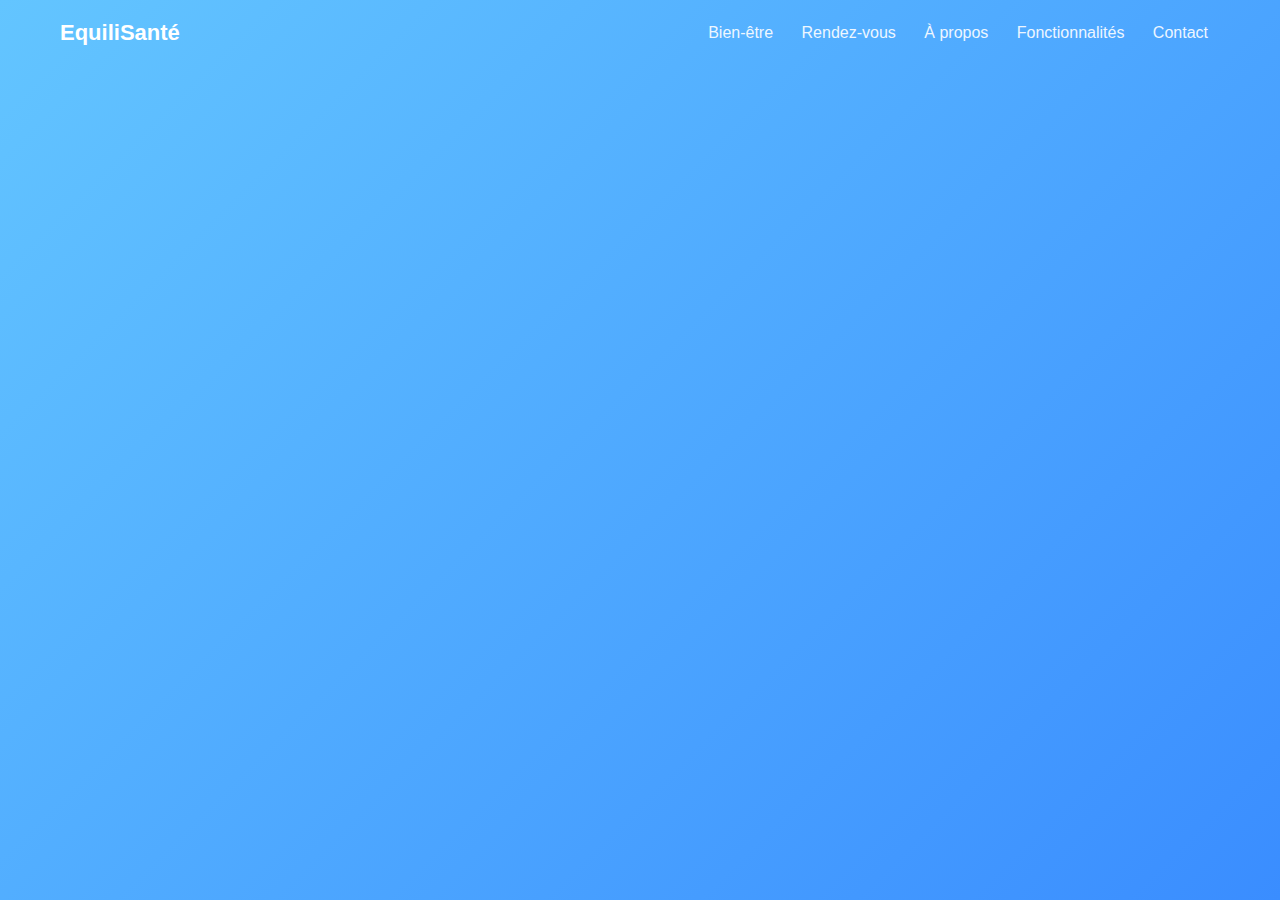
<file: Activité sportive.html>
<!DOCTYPE html>
<html lang="fr">
<head>
    <meta charset="UTF-8">
    <meta name="viewport" content="width=device-width, initial-scale=1.0">
    <link href="styles/main.css" rel="stylesheet">
</head>
<body>
    <header>
        <a href="index.html" class="logo-link"><div class="logo">EquiliSanté</div></a>
        <nav>
            <a href="Bien-être.html">Bien-être</a>
            <a href="Prendre-Rendez-vous.html">Rendez-vous</a>
            <a href="index.html#apropos">À propos</a>
            <a href="index.html#fonctionnalites">Fonctionnalités</a>
            <a href="index.html#contact">Contact</a>
        </nav>
    </header>

    <main>
        <!-- Section Gauche : Activité physique -->
        <div class="section">
            <div class="large-card">
                <div class="toggle-container">
                    <button class="toggle-btn">Jours</button>
                    <button class="toggle-btn active">Semaine</button>
                    <button class="toggle-btn">Mois</button>
                </div>
                
                <div class="chart-area">
                    <!-- Graphique linéaire -->
                    <svg viewBox="0 0 200 100" preserveAspectRatio="none">
                        <!-- Axes -->
                        <line x1="10" y1="10" x2="10" y2="90" stroke="#000" stroke-width="2" />
                        <line x1="10" y1="90" x2="190" y2="90" stroke="#000" stroke-width="2" />
                        <!-- Courbe 1 (Gris clair) -->
                        <polyline points="10,90 50,50 90,60 130,40 170,20 190,10" 
                                  fill="none" stroke="#e0e0e0" stroke-width="4" stroke-linecap="round" stroke-linejoin="round"/>
                        <!-- Courbe 2 (Gris foncé) -->
                        <polyline points="10,60 50,55 90,30 130,15 170,25 190,30" 
                                  fill="none" stroke="#808080" stroke-width="4" stroke-linecap="round" stroke-linejoin="round"/>
                    </svg>
                </div>

                <div class="chart-label">Activité physique</div>
            </div>
            
            <a href="Bien-être.html" class="action-btn back-btn">
                <svg width="20" height="20" viewBox="0 0 24 24" fill="none" stroke="currentColor" stroke-width="2" stroke-linecap="round" stroke-linejoin="round"><path d="M19 12H5M12 19l-7-7 7-7"/></svg>
                Retour
            </a>
        </div>

        <!-- Section Droite : Nombre de pas -->
        <div class="section">
            <div class="large-card">
                <div class="toggle-container">
                    <button class="toggle-btn">Jours</button>
                    <button class="toggle-btn active">Semaine</button>
                    <button class="toggle-btn">Mois</button>
                </div>

                <div class="chart-area">
                    <!-- Graphique en barres -->
                    <svg viewBox="0 0 200 100" preserveAspectRatio="none" style="width: 100%; height: 100%;">
                        <!-- Axes -->
                        <line x1="10" y1="10" x2="10" y2="90" stroke="#000" stroke-width="2" />
                        <line x1="10" y1="90" x2="190" y2="90" stroke="#000" stroke-width="2" />
                        <!-- Barres -->
                        <rect x="20" y="30" width="30" height="60" fill="#e0e0e0" stroke="#333" stroke-width="2" />
                        <rect x="60" y="20" width="30" height="70" fill="#808080" stroke="#333" stroke-width="2" />
                        <rect x="100" y="0" width="30" height="90" fill="#e0e0e0" stroke="#333" stroke-width="2" />
                        <rect x="140" y="10" width="30" height="80" fill="#808080" stroke="#333" stroke-width="2" />
                    </svg>
                </div>

                <div class="chart-label">Nombre de pas</div>
            </div>

            <a href="Bien-être.html" class="action-btn confirm-btn">
                Confirmer <span class="checkmark-icon">✓</span>
            </a>
        </div>
    </main>
</body>
</html>
</file>
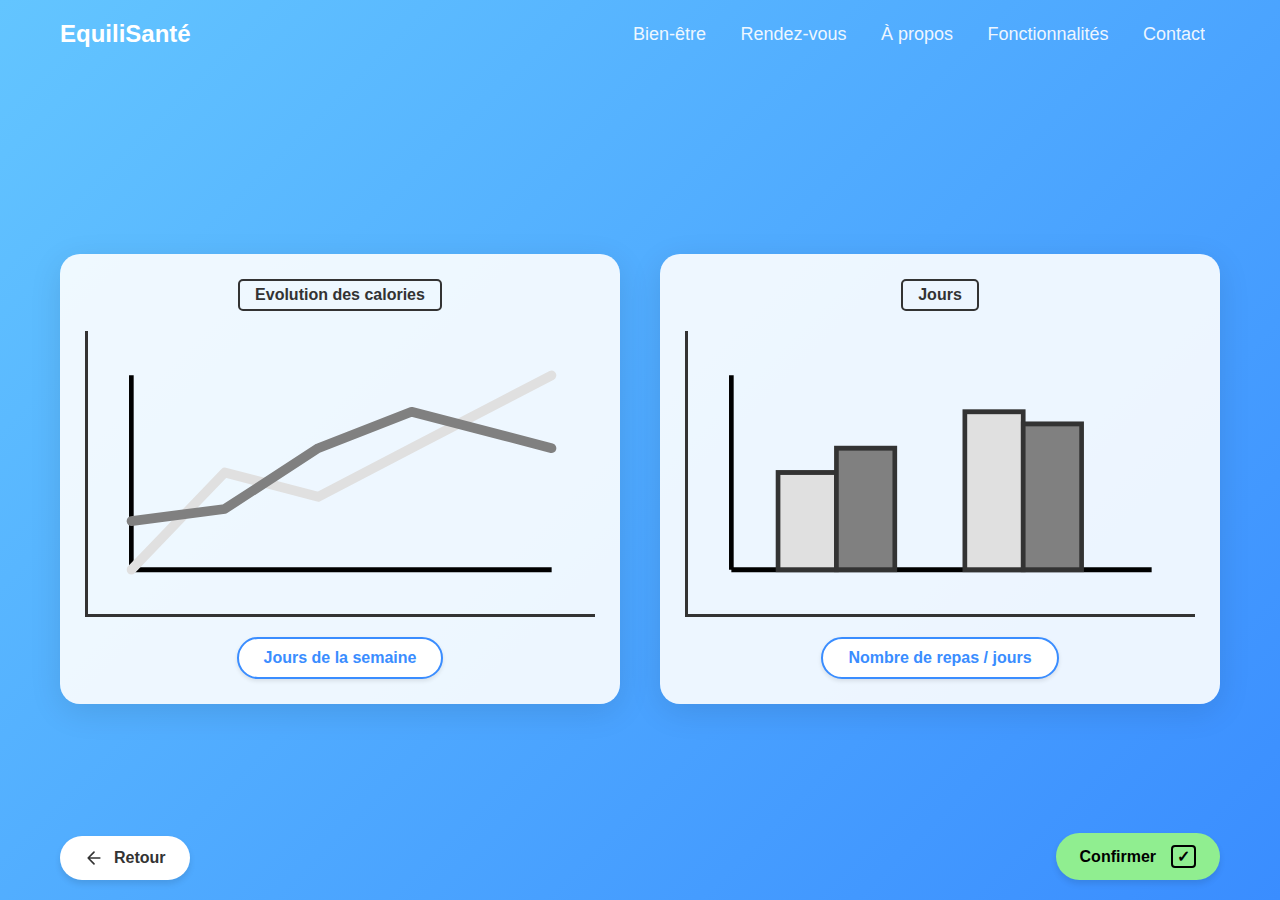
<file: Alimentation.html>
<!DOCTYPE html>
<html lang="fr">
<head>
    <meta charset="UTF-8">
    <meta name="viewport" content="width=device-width, initial-scale=1.0">
    <title>Alimentation - EquiliSanté</title>
    <link rel="stylesheet" href="styles/activite-sportive.css">
</head>
<body>
    <header>
        <a href="index.html" class="logo-link"><div class="logo">EquiliSanté</div></a>
        <nav>
            <a href="Bien-être.html">Bien-être</a>
            <a href="Prendre-Rendez-vous.html">Rendez-vous</a>
            <a href="index.html#apropos">À propos</a>
            <a href="index.html#fonctionnalites">Fonctionnalités</a>
            <a href="index.html#contact">Contact</a>
        </nav>
    </header>

    <main>
        <!-- Section Gauche : Evolution des calories -->
        <div class="section">
            <div class="large-card">
                <!-- Label Haut -->
                <div class="card-header">
                    <span class="framed-label">Evolution des calories</span>
                </div>
                
                <div class="chart-area">
                    <!-- Graphique linéaire -->
                    <svg viewBox="0 0 200 100" preserveAspectRatio="none">
                        <!-- Axes -->
                        <line x1="10" y1="10" x2="10" y2="90" stroke="#000" stroke-width="2" />
                        <line x1="10" y1="90" x2="190" y2="90" stroke="#000" stroke-width="2" />

                        <!-- Courbe 1 (Gris clair) -->
                        <polyline points="10,90 50,50 90,60 130,40 170,20 190,10" 
                                  fill="none" stroke="#e0e0e0" stroke-width="4" stroke-linecap="round" stroke-linejoin="round"/>
                        <!-- Courbe 2 (Gris foncé) -->
                        <polyline points="10,70 50,65 90,40 130,25 170,35 190,40" 
                                  fill="none" stroke="#808080" stroke-width="4" stroke-linecap="round" stroke-linejoin="round"/>
                    </svg>
                </div>

                <div class="chart-label">Jours de la semaine</div>
            </div>
            
            <a href="Bien-être.html" class="action-btn back-btn">
                <svg width="20" height="20" viewBox="0 0 24 24" fill="none" stroke="currentColor" stroke-width="2" stroke-linecap="round" stroke-linejoin="round"><path d="M19 12H5M12 19l-7-7 7-7"/></svg>
                Retour
            </a>
        </div>

        <!-- Section Droite : Nombre de repas / jours -->
        <div class="section">
            <div class="large-card">
                <!-- Label Haut -->
                <div class="card-header">
                    <span class="framed-label">Jours</span>
                </div>

                <div class="chart-area">
                    <!-- Graphique en barres -->
                    <svg viewBox="0 0 200 100" preserveAspectRatio="none">
                        <!-- Axes -->
                        <line x1="10" y1="10" x2="10" y2="90" stroke="#000" stroke-width="2" />
                        <line x1="10" y1="90" x2="190" y2="90" stroke="#000" stroke-width="2" />

                        <!-- Barres Groupe 1 -->
                        <rect x="30" y="50" width="25" height="40" fill="#e0e0e0" stroke="#333" stroke-width="2" />
                        <rect x="55" y="40" width="25" height="50" fill="#808080" stroke="#333" stroke-width="2" />
                        
                        <!-- Barres Groupe 2 -->
                        <rect x="110" y="25" width="25" height="65" fill="#e0e0e0" stroke="#333" stroke-width="2" />
                        <rect x="135" y="30" width="25" height="60" fill="#808080" stroke="#333" stroke-width="2" />
                    </svg>
                </div>

                <div class="chart-label">Nombre de repas / jours</div>
            </div>

            <a href="Bien-être.html" class="action-btn confirm-btn">
                Confirmer <span class="checkmark-icon">✓</span>
            </a>
        </div>
    </main>
</body>
</html>
</file>
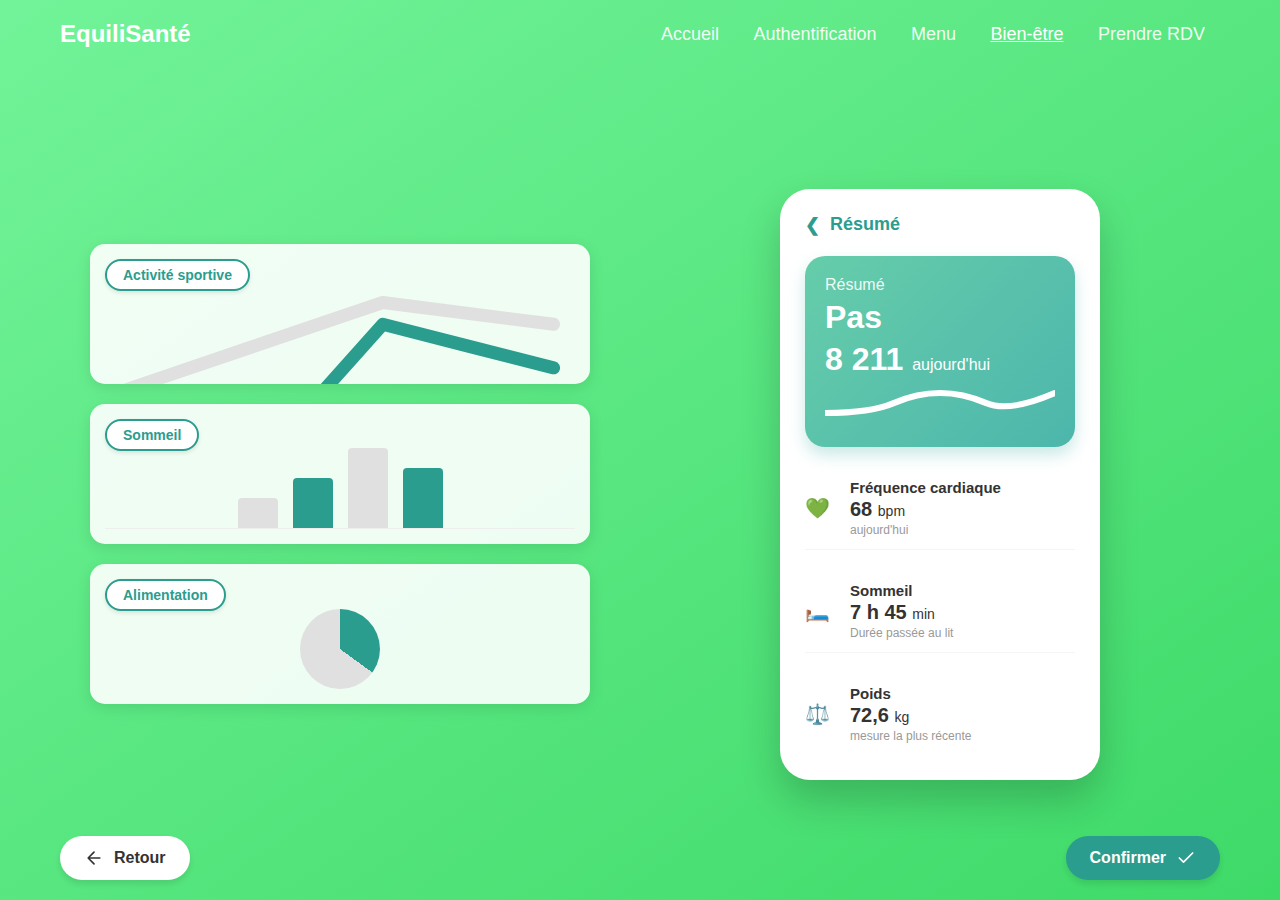
<file: alimentation.html>
<!DOCTYPE html>
<html lang="fr">
<head>
    <meta charset="UTF-8">
    <meta name="viewport" content="width=device-width, initial-scale=1.0">
    <title>Bien-être - EquiliSanté</title>
    <style>
        * {
            box-sizing: border-box;
        }
        body {
            margin: 0;
            font-family: Arial, Helvetica, sans-serif;
            color: white;
            min-height: 100vh;
            display: flex;
            flex-direction: column;
            background: linear-gradient(145deg, #72f399, #3eda68);
            overflow: hidden;
        }

        header {
            display: flex;
            justify-content: space-between;
            align-items: center;
            padding: 20px 60px;
        }

        .logo {
            font-weight: bold;
            font-size: 24px;
        }

        nav a {
            margin: 0 15px;
            text-decoration: none;
            color: white;
            font-size: 18px;
            opacity: 0.9;
            transition: opacity 0.2s;
        }
        
        nav a:hover, nav a.active {
            opacity: 1;
            text-decoration: underline;
        }

        main {
            flex: 1;
            display: flex;
            position: relative;
            padding: 20px 60px;
            gap: 40px;
        }

        .left-section, .right-section {
            flex: 1;
            display: flex;
            flex-direction: column;
            justify-content: center;
            align-items: center;
            position: relative;
        }

        .chart-card {
            background: rgba(255, 255, 255, 0.9);
            border-radius: 15px;
            width: 100%;
            max-width: 500px;
            height: 140px;
            margin-bottom: 20px;
            position: relative;
            padding: 15px;
            box-shadow: 0 4px 15px rgba(0,0,0,0.1);
            display: flex;
            flex-direction: column;
            color: #333;
            overflow: hidden;
        }

        .chart-label-btn {
            background: white;
            border: 2px solid #2a9d8f;
            color: #2a9d8f;
            padding: 6px 16px;
            font-weight: bold;
            font-size: 14px;
            border-radius: 20px;
            cursor: pointer;
            position: absolute;
            top: 15px;
            left: 15px;
            z-index: 5;
            transition: all 0.2s;
            box-shadow: 0 2px 4px rgba(0,0,0,0.1);
        }

        .chart-label-btn:hover {
            background: #2a9d8f;
            color: white;
            transform: translateY(-1px);
            box-shadow: 0 4px 8px rgba(0,0,0,0.15);
        }

        .chart-content {
            flex: 1;
            display: flex;
            align-items: flex-end;
            justify-content: center;
        }

        .line-chart {
            width: 100%;
            height: 100%;
        }
        .line-chart svg {
            width: 100%;
            height: 100%;
        }
        
        .bar-chart {
            display: flex;
            align-items: flex-end;
            gap: 15px;
            height: 80%;
            width: 100%;
            justify-content: center;
            border-bottom: 1px solid #eee;
        }
        .bar {
            width: 40px;
            background: #e0e0e0;
            border-radius: 4px 4px 0 0;
        }
        .bar.fill {
            background: #2a9d8f;
        }

        .pie-chart {
            width: 80px;
            height: 80px;
            border-radius: 50%;
            background: conic-gradient(#2a9d8f 0% 35%, #e0e0e0 35% 100%);
        }

        .phone-mockup {
            background: white;
            border-radius: 30px;
            width: 320px;
            padding: 25px;
            box-shadow: 0 20px 40px rgba(0,0,0,0.2);
            color: #333;
            font-family: -apple-system, BlinkMacSystemFont, "Segoe UI", Roboto, Helvetica, Arial, sans-serif;
            display: flex;
            flex-direction: column;
            gap: 20px;
        }

        .phone-header {
            display: flex;
            align-items: center;
            color: #2a9d8f;
            font-weight: bold;
            font-size: 18px;
        }

        .summary-card {
            background: linear-gradient(135deg, #66cdaa, #4db6ac);
            border-radius: 20px;
            padding: 20px;
            color: white;
            box-shadow: 0 8px 16px rgba(77, 182, 172, 0.3);
        }
        
        .summary-card h3 { margin: 0; font-size: 16px; opacity: 0.9; font-weight: normal; }
        .summary-card .big-text { font-size: 32px; font-weight: bold; margin: 5px 0; }
        .summary-graph svg { width: 100%; height: 40px; fill: none; stroke: white; stroke-width: 3; stroke-linecap: round; }

        .stat-row {
            display: flex;
            align-items: center;
            padding: 12px 0;
            border-bottom: 1px solid #f5f5f5;
        }
        .stat-icon { 
            width: 30px; 
            font-size: 20px;
            margin-right: 15px; 
        }
        .stat-info h4 { margin: 0; font-size: 15px; color: #333; }
        .stat-info p { margin: 2px 0 0 0; font-size: 12px; color: #999; }
        .stat-value { font-size: 20px; font-weight: bold; margin-top: 2px; color: #333; }

        .action-btn {
            display: inline-flex;
            align-items: center;
            justify-content: center;
            gap: 10px;
            padding: 12px 24px;
            border-radius: 30px;
            font-weight: bold;
            text-decoration: none;
            transition: transform 0.2s, box-shadow 0.2s;
            border: none;
            cursor: pointer;
            font-size: 16px;
            box-shadow: 0 4px 6px rgba(0,0,0,0.1);
        }

        .back-btn {
            background: white;
            color: #333;
            position: absolute;
            bottom: 0;
            left: 0;
        }

        .confirm-btn {
            background: #2a9d8f;
            color: white;
            position: absolute;
            bottom: 0;
            right: 0;
        }

        .action-btn:hover {
            transform: translateY(-2px);
            box-shadow: 0 6px 12px rgba(0,0,0,0.15);
        }

        @media (max-width: 900px) {
            header {
                padding: 15px 20px;
                flex-direction: column;
                gap: 15px;
            }
            nav {
                flex-wrap: wrap;
                justify-content: center;
            }
            main { 
                flex-direction: column; 
                overflow-y: auto; 
                padding: 20px;
                gap: 60px;
            }
            .back-btn, .confirm-btn { 
                position: static; 
                width: 100%;
                margin-top: 10px;
            }
        }
    </style>
</head>
<body>

<header>
    <div class="logo">EquiliSanté</div>

    <nav>
        <a href="index.html">Accueil</a>
        <a href="#">Authentification</a>
        <a href="menu.html">Menu</a>
        <a href="#" class="active">Bien-être</a>
        <a href="Prendre Rendez-vous.html">Prendre RDV</a>
    </nav>
</header>

<main>
    <div class="left-section">
        <div class="chart-card">
            <button class="chart-label-btn">Activité sportive</button>
            <div class="chart-content">
                <div class="line-chart">
                    <svg viewBox="-5 -5 110 50" preserveAspectRatio="none">
                        <polyline points="0,35 20,30 40,32 60,10 80,15 100,20" fill="none" stroke="#2a9d8f" stroke-width="3" stroke-linecap="round" stroke-linejoin="round"/>
                        <polyline points="0,25 30,15 60,5 100,10" fill="none" stroke="#e0e0e0" stroke-width="3" stroke-linecap="round" stroke-linejoin="round"/>
                    </svg>
                </div>
            </div>
        </div>

        <div class="chart-card">
            <button class="chart-label-btn">Sommeil</button>
            <div class="chart-content">
                <div class="bar-chart">
                    <div class="bar" style="height: 30px;"></div>
                    <div class="bar fill" style="height: 50px;"></div>
                    <div class="bar" style="height: 80px;"></div>
                    <div class="bar fill" style="height: 60px;"></div>
                </div>
            </div>
        </div>

        <div class="chart-card">
            <button class="chart-label-btn">Alimentation</button>
            <div class="chart-content">
                <div class="pie-chart"></div>
            </div>
        </div>

        <a href="menu.html" class="action-btn back-btn">
            <svg width="20" height="20" viewBox="0 0 24 24" fill="none" stroke="currentColor" stroke-width="2" stroke-linecap="round" stroke-linejoin="round"><path d="M19 12H5M12 19l-7-7 7-7"/></svg>
            Retour
        </a>
    </div>

    <div class="right-section">
        <div class="phone-mockup">
            <div class="phone-header">
                <span style="margin-right: 10px;">❮</span> Résumé
            </div>

            <div class="summary-card">
                <h3>Résumé</h3>
                <div class="big-text">Pas</div>
                <div class="big-text" style="font-size: 32px;">8 211 <span style="font-size: 16px; font-weight: normal;">aujourd'hui</span></div>
                <div class="summary-graph">
                    <svg viewBox="0 0 100 20" preserveAspectRatio="none">
                        <path d="M0,15 Q20,15 30,10 T50,5 T70,10 T100,5" />
                    </svg>
                </div>
            </div>

            <div class="stat-row">
                <div class="stat-icon">💚</div>
                <div class="stat-info">
                    <h4>Fréquence cardiaque</h4>
                    <div class="stat-value">68 <span style="font-size: 14px; font-weight: normal;">bpm</span></div>
                    <p>aujourd'hui</p>
                </div>
            </div>

            <div class="stat-row">
                <div class="stat-icon">🛏️</div>
                <div class="stat-info">
                    <h4>Sommeil</h4>
                    <div class="stat-value">7 h 45 <span style="font-size: 14px; font-weight: normal;">min</span></div>
                    <p>Durée passée au lit</p>
                </div>
            </div>

            <div class="stat-row" style="border: none;">
                <div class="stat-icon">⚖️</div>
                <div class="stat-info">
                    <h4>Poids</h4>
                    <div class="stat-value">72,6 <span style="font-size: 14px; font-weight: normal;">kg</span></div>
                    <p>mesure la plus récente</p>
                </div>
            </div>
        </div>

        <button class="action-btn confirm-btn">
            Confirmer
            <svg width="20" height="20" viewBox="0 0 24 24" fill="none" stroke="currentColor" stroke-width="2" stroke-linecap="round" stroke-linejoin="round"><polyline points="20 6 9 17 4 12"/></svg>
        </button>
    </div>
</main>

</body>
</html>
</file>
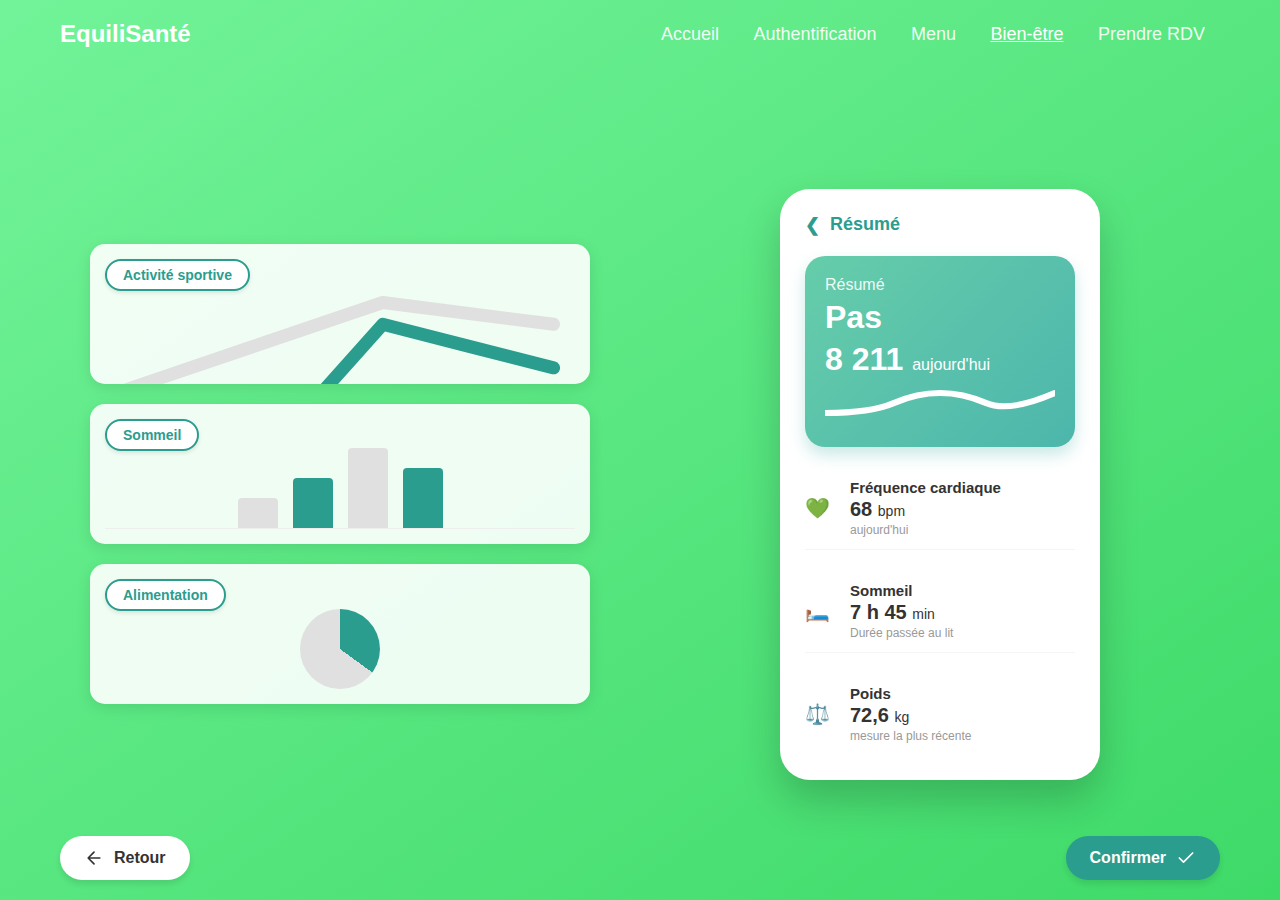
<file: Bien être.html>
<!DOCTYPE html>
<html lang="fr">
<head>
    <meta charset="UTF-8">
    <meta name="viewport" content="width=device-width, initial-scale=1.0">
    <title>Bien-être - EquiliSanté</title>
    <style>
        * {
            box-sizing: border-box;
        }
        body {
            margin: 0;
            font-family: Arial, Helvetica, sans-serif;
            color: white;
            min-height: 100vh;
            display: flex;
            flex-direction: column;
            background: linear-gradient(145deg, #72f399, #3eda68);
            overflow: hidden;
        }

        header {
            display: flex;
            justify-content: space-between;
            align-items: center;
            padding: 20px 60px;
        }

        .logo {
            font-weight: bold;
            font-size: 24px;
        }

        nav a {
            margin: 0 15px;
            text-decoration: none;
            color: white;
            font-size: 18px;
            opacity: 0.9;
            transition: opacity 0.2s;
        }
        
        nav a:hover, nav a.active {
            opacity: 1;
            text-decoration: underline;
        }

        main {
            flex: 1;
            display: flex;
            position: relative;
            padding: 20px 60px;
            gap: 40px;
        }

        .left-section, .right-section {
            flex: 1;
            display: flex;
            flex-direction: column;
            justify-content: center;
            align-items: center;
            position: relative;
        }

        .chart-card {
            background: rgba(255, 255, 255, 0.9);
            border-radius: 15px;
            width: 100%;
            max-width: 500px;
            height: 140px;
            margin-bottom: 20px;
            position: relative;
            padding: 15px;
            box-shadow: 0 4px 15px rgba(0,0,0,0.1);
            display: flex;
            flex-direction: column;
            color: #333;
            overflow: hidden;
        }

        .chart-label-btn {
            background: white;
            border: 2px solid #2a9d8f;
            color: #2a9d8f;
            padding: 6px 16px;
            font-weight: bold;
            font-size: 14px;
            border-radius: 20px;
            cursor: pointer;
            position: absolute;
            top: 15px;
            left: 15px;
            z-index: 5;
            transition: all 0.2s;
            box-shadow: 0 2px 4px rgba(0,0,0,0.1);
        }

        .chart-label-btn:hover {
            background: #2a9d8f;
            color: white;
            transform: translateY(-1px);
            box-shadow: 0 4px 8px rgba(0,0,0,0.15);
        }

        .chart-content {
            flex: 1;
            display: flex;
            align-items: flex-end;
            justify-content: center;
        }

        .line-chart {
            width: 100%;
            height: 100%;
        }
        .line-chart svg {
            width: 100%;
            height: 100%;
        }
        
        .bar-chart {
            display: flex;
            align-items: flex-end;
            gap: 15px;
            height: 80%;
            width: 100%;
            justify-content: center;
            border-bottom: 1px solid #eee;
        }
        .bar {
            width: 40px;
            background: #e0e0e0;
            border-radius: 4px 4px 0 0;
        }
        .bar.fill {
            background: #2a9d8f;
        }

        .pie-chart {
            width: 80px;
            height: 80px;
            border-radius: 50%;
            background: conic-gradient(#2a9d8f 0% 35%, #e0e0e0 35% 100%);
        }

        .phone-mockup {
            background: white;
            border-radius: 30px;
            width: 320px;
            padding: 25px;
            box-shadow: 0 20px 40px rgba(0,0,0,0.2);
            color: #333;
            font-family: -apple-system, BlinkMacSystemFont, "Segoe UI", Roboto, Helvetica, Arial, sans-serif;
            display: flex;
            flex-direction: column;
            gap: 20px;
        }

        .phone-header {
            display: flex;
            align-items: center;
            color: #2a9d8f;
            font-weight: bold;
            font-size: 18px;
        }

        .summary-card {
            background: linear-gradient(135deg, #66cdaa, #4db6ac);
            border-radius: 20px;
            padding: 20px;
            color: white;
            box-shadow: 0 8px 16px rgba(77, 182, 172, 0.3);
        }
        
        .summary-card h3 { margin: 0; font-size: 16px; opacity: 0.9; font-weight: normal; }
        .summary-card .big-text { font-size: 32px; font-weight: bold; margin: 5px 0; }
        .summary-graph svg { width: 100%; height: 40px; fill: none; stroke: white; stroke-width: 3; stroke-linecap: round; }

        .stat-row {
            display: flex;
            align-items: center;
            padding: 12px 0;
            border-bottom: 1px solid #f5f5f5;
        }
        .stat-icon { 
            width: 30px; 
            font-size: 20px;
            margin-right: 15px; 
        }
        .stat-info h4 { margin: 0; font-size: 15px; color: #333; }
        .stat-info p { margin: 2px 0 0 0; font-size: 12px; color: #999; }
        .stat-value { font-size: 20px; font-weight: bold; margin-top: 2px; color: #333; }

        .action-btn {
            display: inline-flex;
            align-items: center;
            justify-content: center;
            gap: 10px;
            padding: 12px 24px;
            border-radius: 30px;
            font-weight: bold;
            text-decoration: none;
            transition: transform 0.2s, box-shadow 0.2s;
            border: none;
            cursor: pointer;
            font-size: 16px;
            box-shadow: 0 4px 6px rgba(0,0,0,0.1);
        }

        .back-btn {
            background: white;
            color: #333;
            position: absolute;
            bottom: 0;
            left: 0;
        }

        .confirm-btn {
            background: #2a9d8f;
            color: white;
            position: absolute;
            bottom: 0;
            right: 0;
        }

        .action-btn:hover {
            transform: translateY(-2px);
            box-shadow: 0 6px 12px rgba(0,0,0,0.15);
        }

        @media (max-width: 900px) {
            header {
                padding: 15px 20px;
                flex-direction: column;
                gap: 15px;
            }
            nav {
                flex-wrap: wrap;
                justify-content: center;
            }
            main { 
                flex-direction: column; 
                overflow-y: auto; 
                padding: 20px;
                gap: 60px;
            }
            .back-btn, .confirm-btn { 
                position: static; 
                width: 100%;
                margin-top: 10px;
            }
        }
    </style>
</head>
<body>

<header>
    <div class="logo">EquiliSanté</div>

    <nav>
        <a href="index.html">Accueil</a>
        <a href="#">Authentification</a>
        <a href="Menu.html">Menu</a>
        <a href="#" class="active">Bien-être</a>
        <a href="Prendre Rendez-vous.html">Prendre RDV</a>
    </nav>
</header>

<main>
    <div class="left-section">
        <div class="chart-card">
            <button class="chart-label-btn">Activité sportive</button>
            <div class="chart-content">
                <div class="line-chart">
                    <svg viewBox="-5 -5 110 50" preserveAspectRatio="none">
                        <polyline points="0,35 20,30 40,32 60,10 80,15 100,20" fill="none" stroke="#2a9d8f" stroke-width="3" stroke-linecap="round" stroke-linejoin="round"/>
                        <polyline points="0,25 30,15 60,5 100,10" fill="none" stroke="#e0e0e0" stroke-width="3" stroke-linecap="round" stroke-linejoin="round"/>
                    </svg>
                </div>
            </div>
        </div>

        <div class="chart-card">
            <button class="chart-label-btn">Sommeil</button>
            <div class="chart-content">
                <div class="bar-chart">
                    <div class="bar" style="height: 30px;"></div>
                    <div class="bar fill" style="height: 50px;"></div>
                    <div class="bar" style="height: 80px;"></div>
                    <div class="bar fill" style="height: 60px;"></div>
                </div>
            </div>
        </div>

        <div class="chart-card">
            <button class="chart-label-btn">Alimentation</button>
            <div class="chart-content">
                <div class="pie-chart"></div>
            </div>
        </div>

        <a href="menu.html" class="action-btn back-btn">
            <svg width="20" height="20" viewBox="0 0 24 24" fill="none" stroke="currentColor" stroke-width="2" stroke-linecap="round" stroke-linejoin="round"><path d="M19 12H5M12 19l-7-7 7-7"/></svg>
            Retour
        </a>
    </div>

    <div class="right-section">
        <div class="phone-mockup">
            <div class="phone-header">
                <span style="margin-right: 10px;">❮</span> Résumé
            </div>

            <div class="summary-card">
                <h3>Résumé</h3>
                <div class="big-text">Pas</div>
                <div class="big-text" style="font-size: 32px;">8 211 <span style="font-size: 16px; font-weight: normal;">aujourd'hui</span></div>
                <div class="summary-graph">
                    <svg viewBox="0 0 100 20" preserveAspectRatio="none">
                        <path d="M0,15 Q20,15 30,10 T50,5 T70,10 T100,5" />
                    </svg>
                </div>
            </div>

            <div class="stat-row">
                <div class="stat-icon">💚</div>
                <div class="stat-info">
                    <h4>Fréquence cardiaque</h4>
                    <div class="stat-value">68 <span style="font-size: 14px; font-weight: normal;">bpm</span></div>
                    <p>aujourd'hui</p>
                </div>
            </div>

            <div class="stat-row">
                <div class="stat-icon">🛏️</div>
                <div class="stat-info">
                    <h4>Sommeil</h4>
                    <div class="stat-value">7 h 45 <span style="font-size: 14px; font-weight: normal;">min</span></div>
                    <p>Durée passée au lit</p>
                </div>
            </div>

            <div class="stat-row" style="border: none;">
                <div class="stat-icon">⚖️</div>
                <div class="stat-info">
                    <h4>Poids</h4>
                    <div class="stat-value">72,6 <span style="font-size: 14px; font-weight: normal;">kg</span></div>
                    <p>mesure la plus récente</p>
                </div>
            </div>
        </div>

        <button class="action-btn confirm-btn">
            Confirmer
            <svg width="20" height="20" viewBox="0 0 24 24" fill="none" stroke="currentColor" stroke-width="2" stroke-linecap="round" stroke-linejoin="round"><polyline points="20 6 9 17 4 12"/></svg>
        </button>
    </div>
</main>

</body>
</html>
</file>
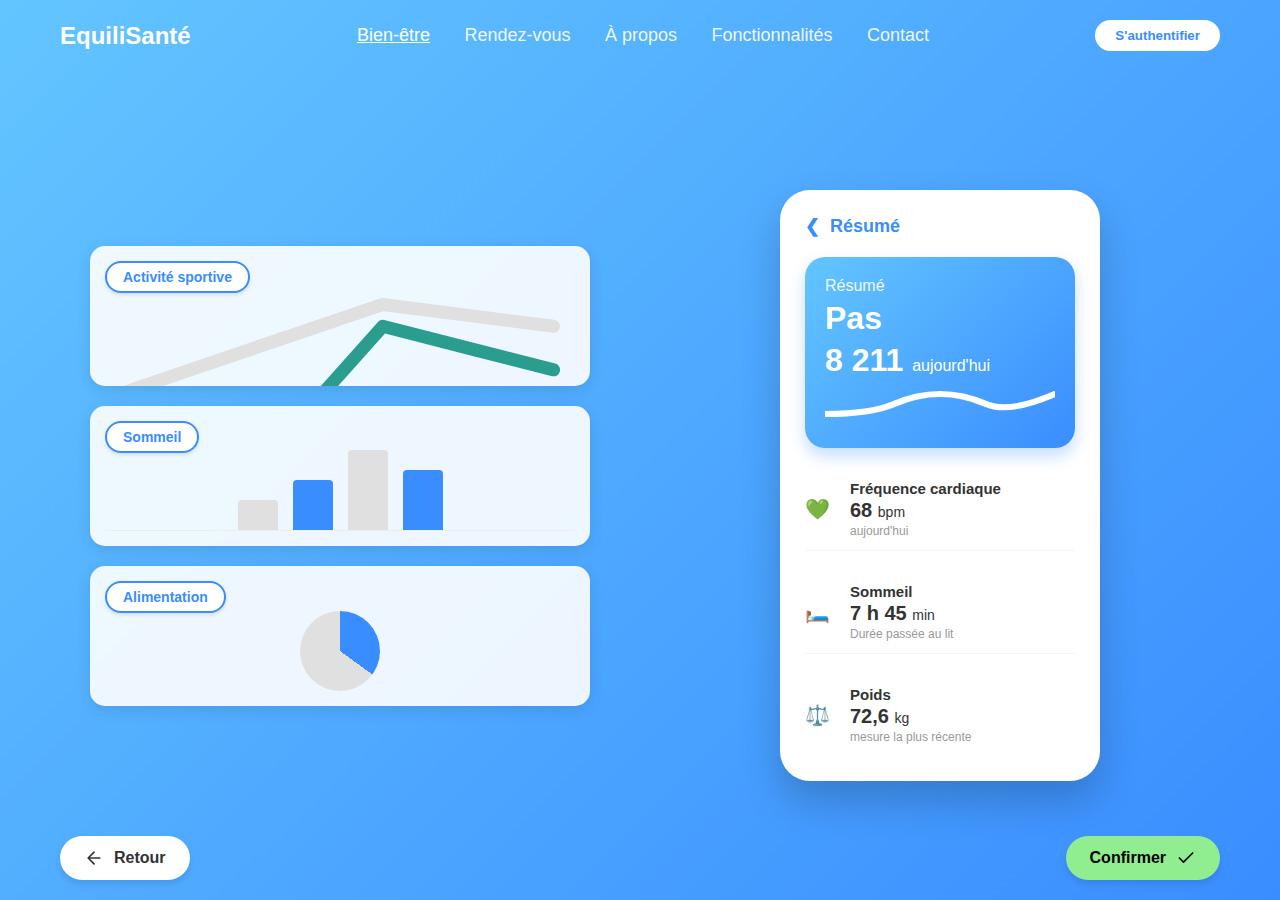
<file: Bien-être.html>
<!DOCTYPE html>
<html lang="fr">
<head>
    <meta charset="UTF-8">
    <meta name="viewport" content="width=device-width, initial-scale=1.0">
    <title>Bien-être - EquiliSanté</title>
    <style>
        /* Style global - Basé sur page1.html */
        * {
            box-sizing: border-box;
        }
        body {
            margin: 0;
            font-family: Arial, Helvetica, sans-serif;
            color: white;
            min-height: 100vh;
            display: flex;
            flex-direction: column;
            background: linear-gradient(135deg, #63c5ff, #3a8dff);
            overflow: hidden;
        }

        /* En-tête identique à page1/menu */
        header {
            display: flex;
            justify-content: space-between;
            align-items: center;
            padding: 20px 60px;
        }

        .logo {
            font-weight: bold;
            font-size: 24px;
        }

        nav a {
            margin: 0 15px;
            text-decoration: none;
            color: white;
            font-size: 18px;
            opacity: 0.9;
            transition: opacity 0.2s;
        }
        
        nav a:hover, nav a.active {
            opacity: 1;
            text-decoration: underline;
        }

        .btn-login {
            padding: 8px 20px;
            border-radius: 20px;
            border: none;
            background: #fff;
            color: #3a8dff;
            font-weight: 600;
            cursor: pointer;
        }

        /* Main Layout */
        main {
            flex: 1;
            display: flex;
            position: relative;
            padding: 20px 60px;
            gap: 40px;
        }

        .left-section, .right-section {
            flex: 1;
            display: flex;
            flex-direction: column;
            justify-content: center;
            align-items: center;
            position: relative;
        }

        /* Cards Style - Modern & Clean */
        .chart-card {
            background: rgba(255, 255, 255, 0.9);
            border-radius: 15px;
            width: 100%;
            max-width: 500px;
            height: 140px;
            margin-bottom: 20px;
            position: relative;
            padding: 15px;
            box-shadow: 0 4px 15px rgba(0,0,0,0.1);
            display: flex;
            flex-direction: column;
            color: #333;
            overflow: hidden;
        }

        .chart-label-btn {
            background: white;
            border: 2px solid #3a8dff;
            color: #3a8dff;
            padding: 6px 16px;
            font-weight: bold;
            font-size: 14px;
            border-radius: 20px;
            cursor: pointer;
            position: absolute;
            top: 15px;
            left: 15px;
            z-index: 5;
            transition: all 0.2s;
            box-shadow: 0 2px 4px rgba(0,0,0,0.1);
        }

        .chart-label-btn:hover {
            background: #3a8dff;
            color: white;
            transform: translateY(-1px);
            box-shadow: 0 4px 8px rgba(0,0,0,0.15);
        }

        .chart-content {
            flex: 1;
            display: flex;
            align-items: flex-end;
            justify-content: center;
        }

        /* Charts Styling */
        .line-chart {
            width: 100%;
            height: 100%;
        }
        .line-chart svg {
            width: 100%;
            height: 100%;
        }
        
        .bar-chart {
            display: flex;
            align-items: flex-end;
            gap: 15px;
            height: 80%;
            width: 100%;
            justify-content: center;
            border-bottom: 1px solid #eee;
        }
        .bar {
            width: 40px;
            background: #e0e0e0;
            border-radius: 4px 4px 0 0;
        }
        .bar.fill {
            background: #3a8dff;
        }

        .pie-chart {
            width: 80px;
            height: 80px;
            border-radius: 50%;
            background: conic-gradient(#3a8dff 0% 35%, #e0e0e0 35% 100%);
        }

        /* Phone Mockup - Modern */
        .phone-mockup {
            background: white;
            border-radius: 30px;
            width: 320px;
            padding: 25px;
            box-shadow: 0 20px 40px rgba(0,0,0,0.2);
            color: #333;
            font-family: -apple-system, BlinkMacSystemFont, "Segoe UI", Roboto, Helvetica, Arial, sans-serif;
            display: flex;
            flex-direction: column;
            gap: 20px;
        }

        .phone-header {
            display: flex;
            align-items: center;
            color: #3a8dff;
            font-weight: bold;
            font-size: 18px;
        }

        .summary-card {
            background: linear-gradient(135deg, #63c5ff, #3a8dff);
            border-radius: 20px;
            padding: 20px;
            color: white;
            box-shadow: 0 8px 16px rgba(58, 141, 255, 0.3);
        }
        
        .summary-card h3 { margin: 0; font-size: 16px; opacity: 0.9; font-weight: normal; }
        .summary-card .big-text { font-size: 32px; font-weight: bold; margin: 5px 0; }
        .summary-graph svg { width: 100%; height: 40px; fill: none; stroke: white; stroke-width: 3; stroke-linecap: round; }

        .stat-row {
            display: flex;
            align-items: center;
            padding: 12px 0;
            border-bottom: 1px solid #f5f5f5;
        }
        .stat-icon { 
            width: 30px; 
            font-size: 20px;
            margin-right: 15px; 
        }
        .stat-info h4 { margin: 0; font-size: 15px; color: #333; }
        .stat-info p { margin: 2px 0 0 0; font-size: 12px; color: #999; }
        .stat-value { font-size: 20px; font-weight: bold; margin-top: 2px; color: #333; }

        /* Buttons - Modern Style */
        .action-btn {
            display: inline-flex;
            align-items: center;
            justify-content: center;
            gap: 10px;
            padding: 12px 24px;
            border-radius: 30px;
            font-weight: bold;
            text-decoration: none;
            transition: transform 0.2s, box-shadow 0.2s;
            border: none;
            cursor: pointer;
            font-size: 16px;
            box-shadow: 0 4px 6px rgba(0,0,0,0.1);
        }

        .back-btn {
            background: white;
            color: #333;
            position: absolute;
            bottom: 0;
            left: 0;
        }

        .confirm-btn {
            background: #90ee90;
            color: #000;
            position: absolute;
            bottom: 0;
            right: 0;
        }

        .action-btn:hover {
            transform: translateY(-2px);
            box-shadow: 0 6px 12px rgba(0,0,0,0.15);
        }

        @media (max-width: 900px) {
            header {
                padding: 15px 20px;
                flex-direction: column;
                align-items: center;
                gap: 15px;
            }
            nav {
                display: flex;
                flex-wrap: wrap;
                justify-content: center;
                gap: 10px;
            }
            nav a {
                margin: 5px;
            }
            main { 
                flex-direction: column; 
                overflow-y: auto; 
                padding: 20px;
                gap: 40px;
            }
            .back-btn, .confirm-btn { 
                position: static; 
                width: 100%;
                margin-top: 10px;
            }
        }
    </style>
</head>
<body>

<header>
    <a href="index.html" style="text-decoration: none; color: inherit;"><div class="logo">EquiliSanté</div></a>

    <nav>
        <a href="Bien-être.html" class="active">Bien-être</a>
        <a href="Prendre-Rendez-vous.html">Rendez-vous</a>
        <a href="index.html#apropos">À propos</a>
        <a href="index.html#fonctionnalites">Fonctionnalités</a>
        <a href="index.html#contact">Contact</a>
    </nav>

    <button class="btn-login">S'authentifier</button>
</header>

<main>
    <!-- Left Side -->
    <div class="left-section">
        <!-- Card 1: Activité physique -->
        <div class="chart-card">
            <a href="Activité sportive.html" class="chart-label-btn" style="text-decoration: none;">Activité sportive</a>
            <div class="chart-content">
                <div class="line-chart">
                    <svg viewBox="-5 -5 110 50" preserveAspectRatio="none">
                        <polyline points="0,35 20,30 40,32 60,10 80,15 100,20" fill="none" stroke="#2a9d8f" stroke-width="3" stroke-linecap="round" stroke-linejoin="round"/>
                        <polyline points="0,25 30,15 60,5 100,10" fill="none" stroke="#e0e0e0" stroke-width="3" stroke-linecap="round" stroke-linejoin="round"/>
                    </svg>
                </div>
            </div>
        </div>

        <!-- Card 2: Sommeil -->
        <div class="chart-card">
            <a href="Sommeil.html" class="chart-label-btn" style="text-decoration: none;">Sommeil</a>
            <div class="chart-content">
                <div class="bar-chart">
                    <div class="bar" style="height: 30px;"></div>
                    <div class="bar fill" style="height: 50px;"></div>
                    <div class="bar" style="height: 80px;"></div>
                    <div class="bar fill" style="height: 60px;"></div>
                </div>
            </div>
        </div>

        <!-- Card 3: Alimentation -->
        <div class="chart-card">
            <a href="Alimentation.html" class="chart-label-btn" style="text-decoration: none;">Alimentation</a>
            <div class="chart-content">
                <div class="pie-chart"></div>
            </div>
        </div>

        <a href="index.html" class="action-btn back-btn">
            <svg width="20" height="20" viewBox="0 0 24 24" fill="none" stroke="currentColor" stroke-width="2" stroke-linecap="round" stroke-linejoin="round"><path d="M19 12H5M12 19l-7-7 7-7"/></svg>
            Retour
        </a>
    </div>

    <!-- Right Side -->
    <div class="right-section">
        <div class="phone-mockup">
            <div class="phone-header">
                <span style="margin-right: 10px;">❮</span> Résumé
            </div>

            <div class="summary-card">
                <h3>Résumé</h3>
                <div class="big-text">Pas</div>
                <div class="big-text" style="font-size: 32px;">8 211 <span style="font-size: 16px; font-weight: normal;">aujourd'hui</span></div>
                <div class="summary-graph">
                    <svg viewBox="0 0 100 20" preserveAspectRatio="none">
                        <path d="M0,15 Q20,15 30,10 T50,5 T70,10 T100,5" />
                    </svg>
                </div>
            </div>

            <div class="stat-row">
                <div class="stat-icon">💚</div>
                <div class="stat-info">
                    <h4>Fréquence cardiaque</h4>
                    <div class="stat-value">68 <span style="font-size: 14px; font-weight: normal;">bpm</span></div>
                    <p>aujourd'hui</p>
                </div>
            </div>

            <div class="stat-row">
                <div class="stat-icon">🛏️</div>
                <div class="stat-info">
                    <h4>Sommeil</h4>
                    <div class="stat-value">7 h 45 <span style="font-size: 14px; font-weight: normal;">min</span></div>
                    <p>Durée passée au lit</p>
                </div>
            </div>

            <div class="stat-row" style="border: none;">
                <div class="stat-icon">⚖️</div>
                <div class="stat-info">
                    <h4>Poids</h4>
                    <div class="stat-value">72,6 <span style="font-size: 14px; font-weight: normal;">kg</span></div>
                    <p>mesure la plus récente</p>
                </div>
            </div>
        </div>

        <button class="action-btn confirm-btn">
            Confirmer
            <svg width="20" height="20" viewBox="0 0 24 24" fill="none" stroke="currentColor" stroke-width="2" stroke-linecap="round" stroke-linejoin="round"><polyline points="20 6 9 17 4 12"/></svg>
        </button>
    </div>
</main>

</body>
</html>
</file>
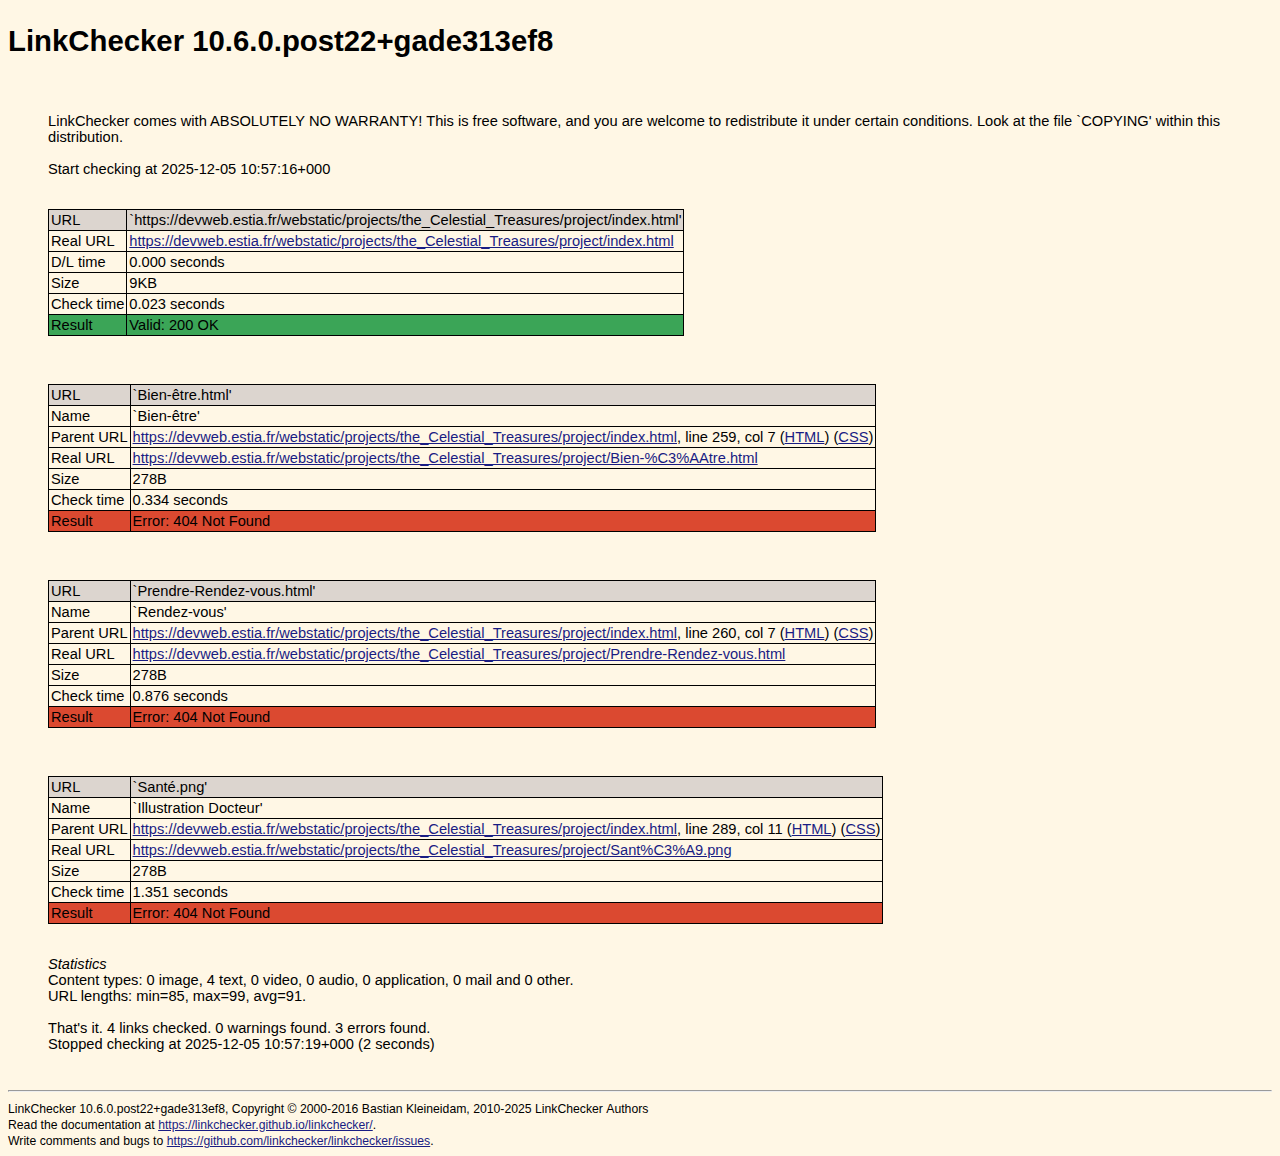
<file: links.html>
<!DOCTYPE HTML>
<html>
<head>
<meta http-equiv="Content-Type" content="text/html; charset=utf-8"/>
<title>LinkChecker 10.6.0.post22+gade313ef8</title>
<style type="text/css">
<!--
 h2 { font-family: Verdana,sans-serif; font-size: 22pt; font-weight: bold; }
 body { font-family: Arial,sans-serif; font-size: 11pt; background-color: #fff7e5; }
 td { font-family: Arial,sans-serif; font-size: 11pt; }
 code { font-family: Courier; }
 a:link {color: #191c83;}
 a:visited {color: #191c83;}
 a:active {color: #191c83;}
 a:hover { color: #34a4ef; }
 table { border-collapse:collapse; }
 table, th, td { border: 1px solid black; padding: 2px; }
 td.url { background-color: #dcd5cf }
 td.valid { background-color: #3ba557 }
 td.error { background-color: #db4930 }
 td.warning { background-color: #e0954e }
-->
</style>
</head>
<body>
<!-- Generated by LinkChecker 10.6.0.post22+gade313ef8 --><h2>LinkChecker 10.6.0.post22+gade313ef8</h2><br/><blockquote>LinkChecker comes with ABSOLUTELY NO WARRANTY!
This is free software, and you are welcome to redistribute it under
certain conditions. Look at the file `COPYING' within this distribution.<br/><br/>Start checking at 2025-12-05 10:57:16+000
<br/><br/><br/><table>
<tr>
<td class="url">URL</td>
<td class="url">`https://devweb.estia.fr/webstatic/projects/the_Celestial_Treasures/project/index.html'</td></tr>
<tr><td>Real&nbsp;URL</td><td><a target="top" href="https://devweb.estia.fr/webstatic/projects/the_Celestial_Treasures/project/index.html">https://devweb.estia.fr/webstatic/projects/the_Celestial_Treasures/project/index.html</a></td></tr>
<tr><td>D/L&nbsp;time</td><td>0.000 seconds</td></tr>
<tr><td>Size</td><td>9KB</td></tr>
<tr><td>Check&nbsp;time</td><td>0.023 seconds</td></tr>
<tr><td class="valid">Result</td><td class="valid">Valid: 200 OK</td></tr>
</table><br/><br/><br/><table>
<tr>
<td class="url">URL</td>
<td class="url">`Bien-être.html'</td></tr>
<tr><td>Name</td><td>`Bien-être'</td></tr>
<tr><td>Parent&nbsp;URL</td><td><a target="top" href="https://devweb.estia.fr/webstatic/projects/the_Celestial_Treasures/project/index.html">https://devweb.estia.fr/webstatic/projects/the_Celestial_Treasures/project/index.html</a>, line 259, col 7
(<a href="https://validator.w3.org/check?ss=1&amp;uri=https://devweb.estia.fr/webstatic/projects/the_Celestial_Treasures/project/index.html">HTML</a>)
(<a href="https://jigsaw.w3.org/css-validator/validator?uri=https://devweb.estia.fr/webstatic/projects/the_Celestial_Treasures/project/index.html&amp;warning=1&amp;profile=css2&amp;usermedium=all">CSS</a>)</td></tr>
<tr><td>Real&nbsp;URL</td><td><a target="top" href="https://devweb.estia.fr/webstatic/projects/the_Celestial_Treasures/project/Bien-%C3%AAtre.html">https://devweb.estia.fr/webstatic/projects/the_Celestial_Treasures/project/Bien-%C3%AAtre.html</a></td></tr>
<tr><td>Size</td><td>278B</td></tr>
<tr><td>Check&nbsp;time</td><td>0.334 seconds</td></tr>
<tr><td class="error">Result</td><td class="error">Error: 404 Not Found</td></tr>
</table><br/><br/><br/><table>
<tr>
<td class="url">URL</td>
<td class="url">`Prendre-Rendez-vous.html'</td></tr>
<tr><td>Name</td><td>`Rendez-vous'</td></tr>
<tr><td>Parent&nbsp;URL</td><td><a target="top" href="https://devweb.estia.fr/webstatic/projects/the_Celestial_Treasures/project/index.html">https://devweb.estia.fr/webstatic/projects/the_Celestial_Treasures/project/index.html</a>, line 260, col 7
(<a href="https://validator.w3.org/check?ss=1&amp;uri=https://devweb.estia.fr/webstatic/projects/the_Celestial_Treasures/project/index.html">HTML</a>)
(<a href="https://jigsaw.w3.org/css-validator/validator?uri=https://devweb.estia.fr/webstatic/projects/the_Celestial_Treasures/project/index.html&amp;warning=1&amp;profile=css2&amp;usermedium=all">CSS</a>)</td></tr>
<tr><td>Real&nbsp;URL</td><td><a target="top" href="https://devweb.estia.fr/webstatic/projects/the_Celestial_Treasures/project/Prendre-Rendez-vous.html">https://devweb.estia.fr/webstatic/projects/the_Celestial_Treasures/project/Prendre-Rendez-vous.html</a></td></tr>
<tr><td>Size</td><td>278B</td></tr>
<tr><td>Check&nbsp;time</td><td>0.876 seconds</td></tr>
<tr><td class="error">Result</td><td class="error">Error: 404 Not Found</td></tr>
</table><br/><br/><br/><table>
<tr>
<td class="url">URL</td>
<td class="url">`Santé.png'</td></tr>
<tr><td>Name</td><td>`Illustration Docteur'</td></tr>
<tr><td>Parent&nbsp;URL</td><td><a target="top" href="https://devweb.estia.fr/webstatic/projects/the_Celestial_Treasures/project/index.html">https://devweb.estia.fr/webstatic/projects/the_Celestial_Treasures/project/index.html</a>, line 289, col 11
(<a href="https://validator.w3.org/check?ss=1&amp;uri=https://devweb.estia.fr/webstatic/projects/the_Celestial_Treasures/project/index.html">HTML</a>)
(<a href="https://jigsaw.w3.org/css-validator/validator?uri=https://devweb.estia.fr/webstatic/projects/the_Celestial_Treasures/project/index.html&amp;warning=1&amp;profile=css2&amp;usermedium=all">CSS</a>)</td></tr>
<tr><td>Real&nbsp;URL</td><td><a target="top" href="https://devweb.estia.fr/webstatic/projects/the_Celestial_Treasures/project/Sant%C3%A9.png">https://devweb.estia.fr/webstatic/projects/the_Celestial_Treasures/project/Sant%C3%A9.png</a></td></tr>
<tr><td>Size</td><td>278B</td></tr>
<tr><td>Check&nbsp;time</td><td>1.351 seconds</td></tr>
<tr><td class="error">Result</td><td class="error">Error: 404 Not Found</td></tr>
</table><br/><br/><i>Statistics</i><br/>
Content types: 0 image, 4 text, 0 video, 0 audio, 0 application, 0 mail and 0 other.
<br/>
URL lengths: min=85, max=99, avg=91.
<br/>
<br/>
That's it. 4 links checked. 0 warnings found. 3 errors found.
<br/>
Stopped checking at 2025-12-05 10:57:19+000 (2 seconds)
</blockquote><br/><hr><small>LinkChecker 10.6.0.post22+gade313ef8, Copyright &copy; 2000-2016 Bastian&nbsp;Kleineidam, 2010-2025 LinkChecker&nbsp;Authors<br/>
Read the documentation at <a href="https://linkchecker.github.io/linkchecker/" target="_top">https://linkchecker.github.io/linkchecker/</a>.<br/>
Write comments and bugs to <a href="https://github.com/linkchecker/linkchecker/issues">https://github.com/linkchecker/linkchecker/issues</a>.<br/>
</small></body></html>
</file>
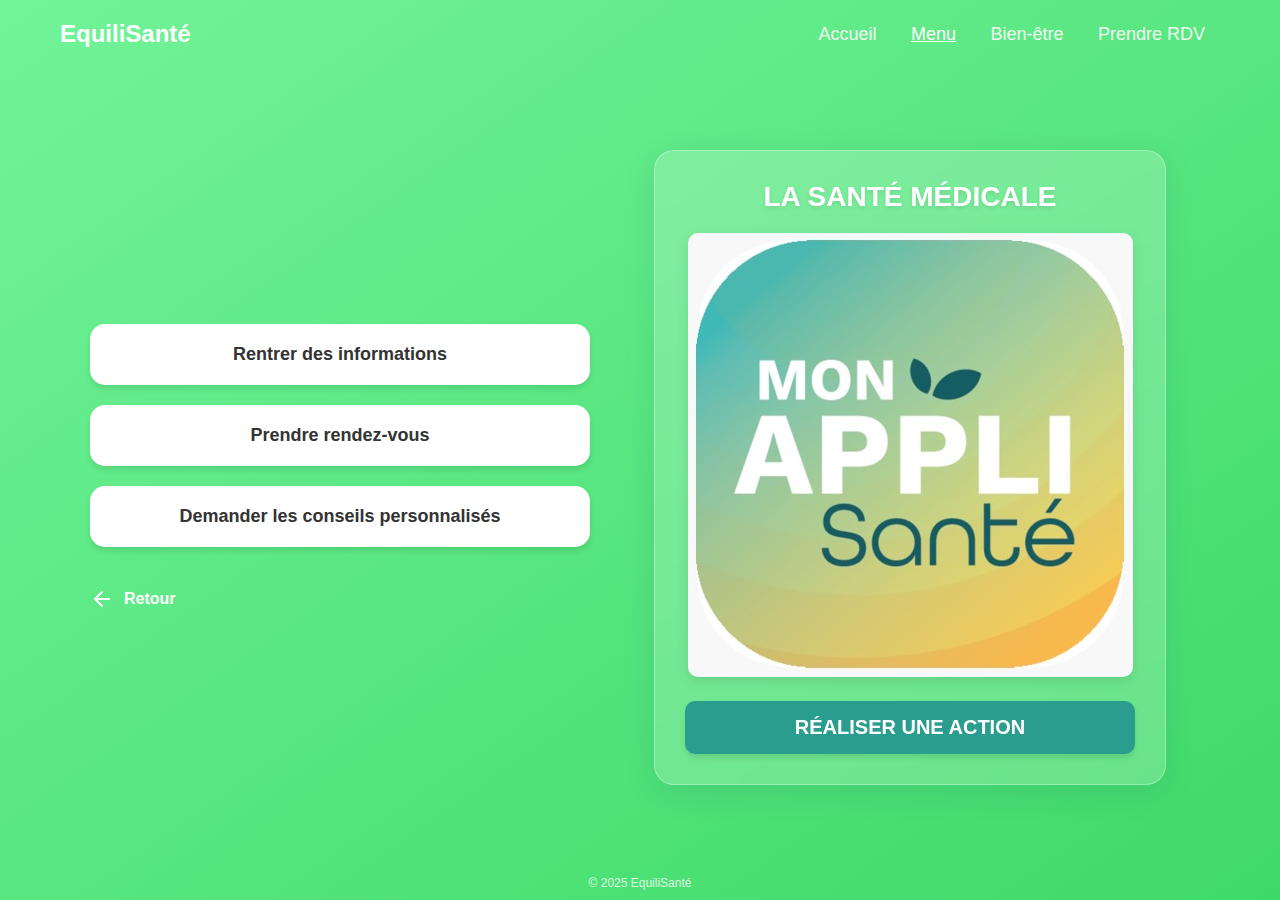
<file: menu.html>
<!DOCTYPE html>
<html lang="fr">
<head>
    <meta charset="UTF-8">
    <meta name="viewport" content="width=device-width, initial-scale=1.0">
    <title>Menu - EquiliSanté</title>
    <style>
        /* Style global - Basé sur page1.html */
        body {
            margin: 0;
            font-family: Arial, Helvetica, sans-serif;
            color: white;
            min-height: 100vh;
            display: flex;
            flex-direction: column;
            /* Dégradé de fond identique à page1 */
            background: linear-gradient(145deg, #72f399, #3eda68);
        }

        /* En-tête */
        header {
            display: flex;
            justify-content: space-between;
            align-items: center;
            padding: 20px 60px;
        }

        .logo {
            font-weight: bold;
            font-size: 24px;
        }

        nav a {
            margin: 0 15px;
            text-decoration: none;
            color: white;
            font-size: 18px;
            opacity: 0.9;
            transition: opacity 0.2s;
        }
        
        nav a:hover, nav a.active {
            opacity: 1;
            text-decoration: underline;
        }

        /* Section principale */
        main {
            flex: 1;
            display: flex;
            align-items: center;
            justify-content: center;
            padding: 40px 60px;
        }

        .container {
            display: flex;
            align-items: center;
            justify-content: space-between;
            max-width: 1100px;
            width: 100%;
            gap: 40px;
        }

        /* Left Section: Menu Buttons */
        .menu-section {
            flex: 1;
            display: flex;
            flex-direction: column;
            gap: 20px;
            max-width: 500px;
        }

        .menu-btn {
            display: block;
            background: white;
            color: #333;
            text-decoration: none;
            padding: 20px;
            border-radius: 15px;
            text-align: center;
            font-size: 18px;
            font-weight: bold;
            box-shadow: 0 4px 6px rgba(0,0,0,0.1);
            transition: transform 0.2s, box-shadow 0.2s;
        }

        .menu-btn:hover {
            transform: translateY(-2px);
            box-shadow: 0 6px 12px rgba(0,0,0,0.15);
        }

        .back-btn {
            display: inline-flex;
            align-items: center;
            gap: 10px;
            color: white;
            text-decoration: none;
            font-weight: bold;
            margin-top: 20px;
            font-size: 16px;
        }

        /* Right Section: Poster Card */
        .poster-section {
            flex: 1;
            display: flex;
            justify-content: center;
        }

        .poster-card {
            /* Glassmorphism effect to blend with page1 style */
            background: rgba(255, 255, 255, 0.2);
            backdrop-filter: blur(10px);
            border: 1px solid rgba(255, 255, 255, 0.3);
            border-radius: 20px;
            padding: 30px;
            text-align: center;
            max-width: 450px;
            width: 100%;
            color: white;
            box-shadow: 0 8px 32px 0 rgba(31, 38, 135, 0.1);
        }

        .poster-title {
            font-size: 28px;
            font-weight: 900;
            margin-bottom: 20px;
            text-transform: uppercase;
            text-shadow: 0 2px 4px rgba(0,0,0,0.1);
        }

        .poster-image {
            max-width: 100%;
            height: auto;
            border-radius: 10px;
            margin-bottom: 20px;
            /* Optional: add a subtle shadow to the image */
            filter: drop-shadow(0 4px 6px rgba(0,0,0,0.1));
        }

        .poster-action-btn {
            background-color: #2a9d8f;
            color: white;
            padding: 15px 0;
            width: 100%;
            border: none;
            font-size: 20px;
            font-weight: 800;
            text-transform: uppercase;
            border-radius: 10px;
            cursor: pointer;
            box-shadow: 0 4px 6px rgba(0,0,0,0.1);
            transition: background-color 0.2s;
        }
        
        .poster-action-btn:hover {
            background-color: #21867a;
        }

        /* Footer */
        footer {
            text-align: center;
            padding: 10px;
            font-size: 12px;
            opacity: 0.8;
        }

        @media (max-width: 800px) {
            header {
                padding: 15px 20px;
                flex-direction: column;
                gap: 15px;
            }
            nav {
                flex-wrap: wrap;
                justify-content: center;
            }
            main {
                padding: 20px;
            }
            .container {
                flex-direction: column;
                text-align: center;
                gap: 30px;
            }
            .menu-section, .poster-section {
                max-width: 100%;
                width: 100%;
            }
        }
    </style>
</head>
<body>

<header>
    <div class="logo">EquiliSanté</div>

    <nav>
        <a href="index.html">Accueil</a>
        <a href="#" class="active">Menu</a>
        <a href="#">Bien-être</a>
        <a href="Prendre Rendez-vous.html">Prendre RDV</a>
    </nav>

</header>

<main>
    <div class="container">
        <!-- Left Side: Buttons -->
        <div class="menu-section">
            <a href="#" class="menu-btn">Rentrer des informations</a>
            <a href="Prendre Rendez-vous.html" class="menu-btn">Prendre rendez-vous</a>
            <a href="#" class="menu-btn">Demander les conseils personnalisés</a>

            <a href="index.html" class="back-btn">
                <svg width="24" height="24" viewBox="0 0 24 24" fill="none" stroke="currentColor" stroke-width="2" stroke-linecap="round" stroke-linejoin="round"><path d="M19 12H5M12 19l-7-7 7-7"/></svg>
                Retour
            </a>
        </div>

        <!-- Right Side: Poster -->
        <div class="poster-section">
            <div class="poster-card">
                <div class="poster-title">LA SANTÉ MÉDICALE</div>
                <img src="Santé.png" alt="Illustration Docteur" class="poster-image">
                <button class="poster-action-btn">RÉALISER UNE ACTION</button>
            </div>
        </div>
    </div>
</main>

<footer>
    © 2025 EquiliSanté
</footer>

</body>
</html>
</file>
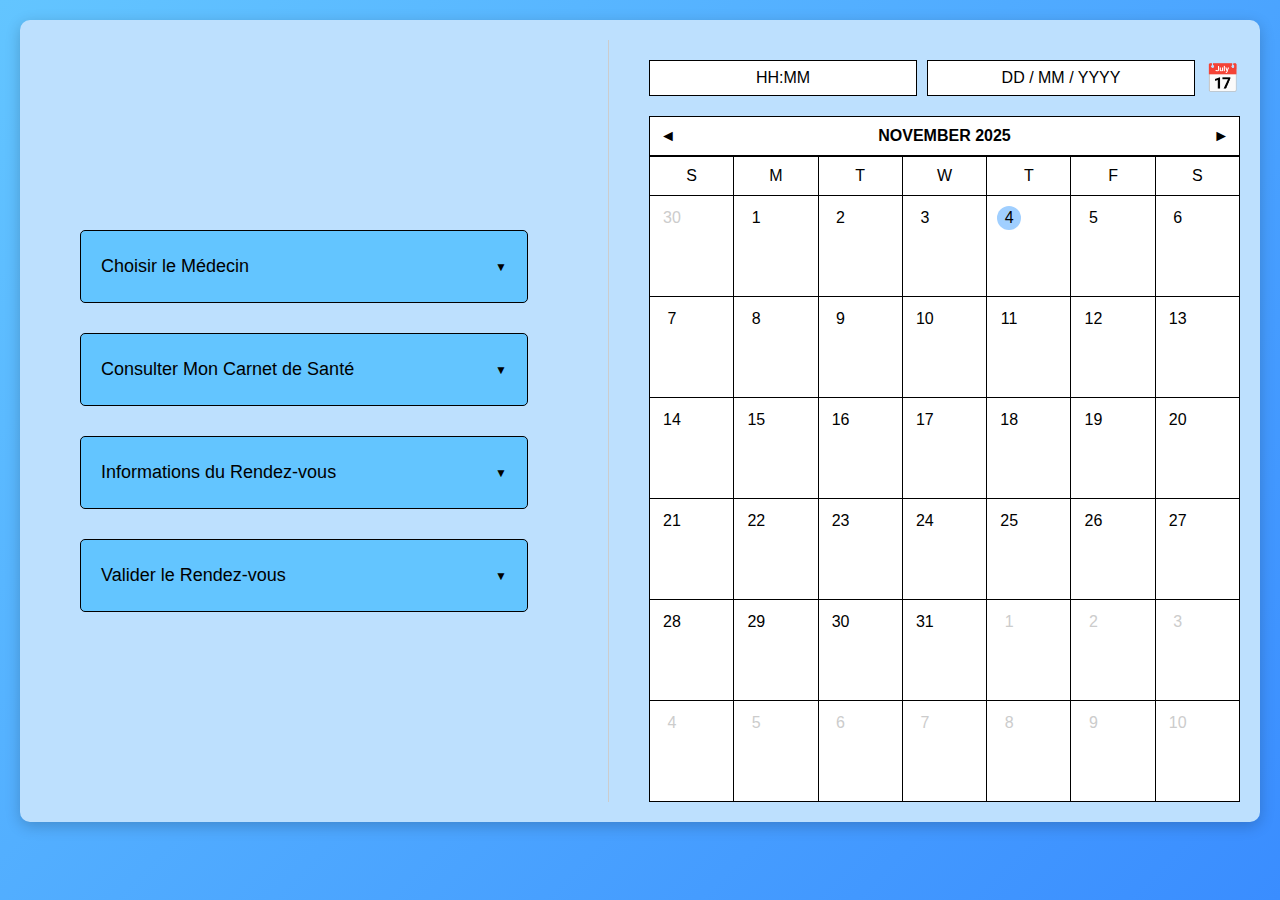
<file: Prendre Rendez-vous.html>
<!DOCTYPE html>
<html lang="fr">
<head>
    <meta charset="UTF-8">
    <meta name="viewport" content="width=device-width, initial-scale=1.0">
    <title>Prendre Rendez-vous</title>
    <link rel="stylesheet" href="styles/prendre-rendez-vous.css">
</head>
<body>
    <div class="main-container">
        <!-- Left Panel -->
        <div class="left-panel">
            <button class="action-btn">Choisir le Médecin</button>
            <button class="action-btn">Consulter Mon Carnet de Santé</button>
            <button class="action-btn">Informations du Rendez-vous</button>
            <button class="action-btn">Valider le Rendez-vous</button>
        </div>

        <div class="vertical-separator"></div>

        <!-- Right Panel -->
        <div class="right-panel">
            <div class="date-selector">
                <input type="text" class="date-input" placeholder="HH:MM" value="HH:MM">
                <input type="text" class="date-input" placeholder="DD / MM / YYYY" value="DD / MM / YYYY">
                <span class="calendar-icon">📅</span>
            </div>

            <div class="calendar-container">
                <div class="calendar-header">
                    <span>◄</span>
                    <span>NOVEMBER 2025</span>
                    <span>►</span>
                </div>
                <div class="calendar-grid">
                    <div class="day-name">S</div>
                    <div class="day-name">M</div>
                    <div class="day-name">T</div>
                    <div class="day-name">W</div>
                    <div class="day-name">T</div>
                    <div class="day-name">F</div>
                    <div class="day-name">S</div>

                    <!-- Week 1 -->
                    <div class="calendar-cell"><span class="date-number" style="color: #ccc;">30</span></div>
                    <div class="calendar-cell"><span class="date-number">1</span></div>
                    <div class="calendar-cell"><span class="date-number">2</span></div>
                    <div class="calendar-cell"><span class="date-number">3</span></div>
                    <div class="calendar-cell"><span class="date-number selected-date">4</span></div>
                    <div class="calendar-cell"><span class="date-number">5</span></div>
                    <div class="calendar-cell"><span class="date-number">6</span></div>

                    <!-- Week 2 -->
                    <div class="calendar-cell"><span class="date-number">7</span></div>
                    <div class="calendar-cell"><span class="date-number">8</span></div>
                    <div class="calendar-cell"><span class="date-number">9</span></div>
                    <div class="calendar-cell"><span class="date-number">10</span></div>
                    <div class="calendar-cell"><span class="date-number">11</span></div>
                    <div class="calendar-cell"><span class="date-number">12</span></div>
                    <div class="calendar-cell"><span class="date-number">13</span></div>

                    <!-- Week 3 -->
                    <div class="calendar-cell"><span class="date-number">14</span></div>
                    <div class="calendar-cell"><span class="date-number">15</span></div>
                    <div class="calendar-cell"><span class="date-number">16</span></div>
                    <div class="calendar-cell"><span class="date-number">17</span></div>
                    <div class="calendar-cell"><span class="date-number">18</span></div>
                    <div class="calendar-cell"><span class="date-number">19</span></div>
                    <div class="calendar-cell"><span class="date-number">20</span></div>

                    <!-- Week 4 -->
                    <div class="calendar-cell"><span class="date-number">21</span></div>
                    <div class="calendar-cell"><span class="date-number">22</span></div>
                    <div class="calendar-cell"><span class="date-number">23</span></div>
                    <div class="calendar-cell"><span class="date-number">24</span></div>
                    <div class="calendar-cell"><span class="date-number">25</span></div>
                    <div class="calendar-cell"><span class="date-number">26</span></div>
                    <div class="calendar-cell"><span class="date-number">27</span></div>

                    <!-- Week 5 -->
                    <div class="calendar-cell"><span class="date-number">28</span></div>
                    <div class="calendar-cell"><span class="date-number">29</span></div>
                    <div class="calendar-cell"><span class="date-number">30</span></div>
                    <div class="calendar-cell"><span class="date-number">31</span></div>
                    <div class="calendar-cell"><span class="date-number" style="color: #ccc;">1</span></div>
                    <div class="calendar-cell"><span class="date-number" style="color: #ccc;">2</span></div>
                    <div class="calendar-cell"><span class="date-number" style="color: #ccc;">3</span></div>
                    
                    <!-- Week 6 -->
                    <div class="calendar-cell"><span class="date-number" style="color: #ccc;">4</span></div>
                    <div class="calendar-cell"><span class="date-number" style="color: #ccc;">5</span></div>
                    <div class="calendar-cell"><span class="date-number" style="color: #ccc;">6</span></div>
                    <div class="calendar-cell"><span class="date-number" style="color: #ccc;">7</span></div>
                    <div class="calendar-cell"><span class="date-number" style="color: #ccc;">8</span></div>
                    <div class="calendar-cell"><span class="date-number" style="color: #ccc;">9</span></div>
                    <div class="calendar-cell"><span class="date-number" style="color: #ccc;">10</span></div>
                </div>
            </div>
        </div>
    </div>
</body>
</html>
</file>
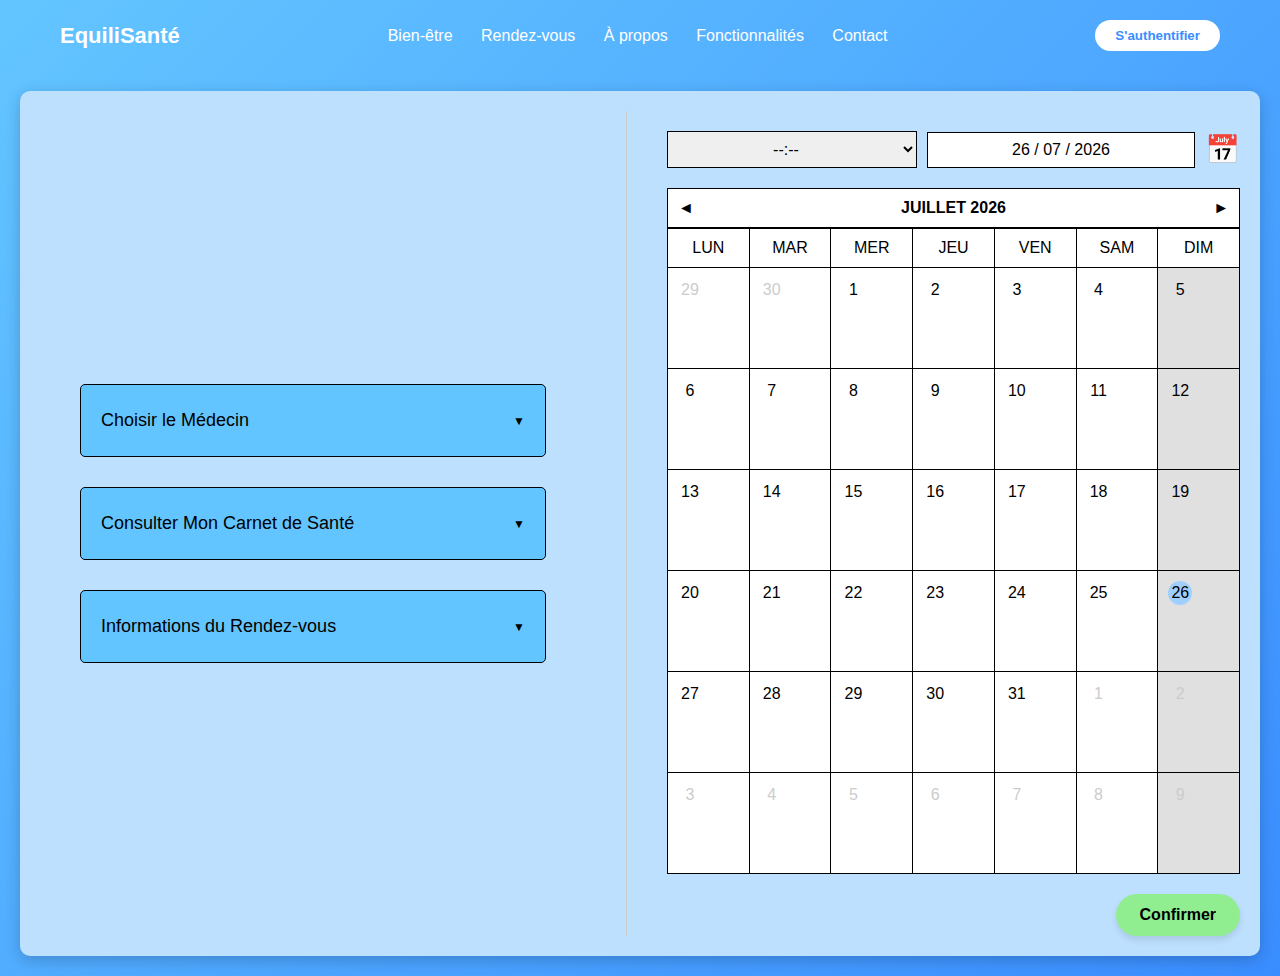
<file: Prendre-Rendez-vous.html>
<!DOCTYPE html>
<html lang="fr">
<head>
    <meta charset="UTF-8">
    <meta name="viewport" content="width=device-width, initial-scale=1.0">
    <title>Prendre Rendez-vous</title>
    <link rel="stylesheet" href="styles/prendre-rendez-vous.css">
</head>
<body>
    <!-- HEADER -->
    <header>
        <a href="index.html" class="logo-link"><div class="logo">EquiliSanté</div></a>

        <nav>
        <a href="Bien-être.html">Bien-être</a>
        <a href="Prendre-Rendez-vous.html">Rendez-vous</a>
        <a href="index.html#apropos">À propos</a>
        <a href="index.html#fonctionnalites">Fonctionnalités</a>
        <a href="index.html#contact">Contact</a>
        </nav>

        <button class="btn-login">S'authentifier</button>
    </header>

    <div class="main-container">
        <div class="left-panel">
            <button class="action-btn">Choisir le Médecin</button>
            <button class="action-btn">Consulter Mon Carnet de Santé</button>
            <button class="action-btn">Informations du Rendez-vous</button>

            <div id="modal" class="modal">
                <fieldset class="modal-fieldset">
                    <legend id="modal-title" class="modal-legend">Titre</legend>
                    <div class="modal-content">
                        <div id="modal-text">Contenu du pop-up...</div>
                    </div>
                </fieldset>
            </div>
        </div>

        <div class="vertical-separator"></div>

        <div class="right-panel">
            <div class="date-selector">
                <select id="time-input" class="date-input">
                    <option value="" selected disabled>--:--</option>
                    <option value="09:00">09:00</option>
                    <option value="09:30">09:30</option>
                    <option value="10:00">10:00</option>
                    <option value="10:30">10:30</option>
                    <option value="11:00">11:00</option>
                    <option value="11:30">11:30</option>
                    <option value="13:00">13:00</option>
                    <option value="13:30">13:30</option>
                    <option value="14:00">14:00</option>
                    <option value="14:30">14:30</option>
                    <option value="15:00">15:00</option>
                    <option value="15:30">15:30</option>
                    <option value="16:00">16:00</option>
                    <option value="16:30">16:30</option>
                    <option value="17:00">17:00</option>
                    <option value="17:30">17:30</option>
                    <option value="18:00">18:00</option>
                </select>
                <input type="text" id="date-input" class="date-input" placeholder="DD / MM / YYYY">
                <span class="calendar-icon">📅</span>
            </div>

            <div class="calendar-container">
                <div class="calendar-header">
                    <span id="prev-month" class="cursor-pointer">◄</span>
                    <span id="month-label">NOVEMBER 2025</span>
                    <span id="next-month" class="cursor-pointer">►</span>
                </div>
                <div id="calendar-grid" class="calendar-grid">
                    <div class="day-name">LUN</div>
                    <div class="day-name">MAR</div>
                    <div class="day-name">MER</div>
                    <div class="day-name">JEU</div>
                    <div class="day-name">VEN</div>
                    <div class="day-name">SAM</div>
                    <div class="day-name">DIM</div>

                </div>
            </div>
            <div class="confirm-container">
                <button class="confirm-btn">Confirmer</button>
            </div>
        </div>
    </div>

    <div id="template-choisir-medecin" class="hidden">
        <div class="filter-container">
            <select id="doctor-category-select" class="doctor-select">
                <option value="">Choisir le type de spécialiste</option>
                <option value="generaliste">Médecin généraliste</option>
                <option value="kine">Kiné</option>
                <option value="dentiste">Dentiste</option>
            </select>
        </div>
        <div id="doctor-list-container" class="doctor-list">
            <p class="empty-message">Veuillez sélectionner un type de médecin pour voir la liste.</p>
        </div>
    </div>

    <div id="template-info-rdv" class="hidden">
        <div class="info-rdv-content">
            <span class="info-rdv-title">Rendez-vous:</span>
            
            <p>
                <span id="info-doc-type" class="doc-type-info">Spécialité...</span><br>
                <strong><span id="info-doc-name">Docteur ...</span></strong><br>
                <span id="info-doc-address">...</span>
            </p>
            
            <p>
                Le <span id="info-date">DD/MM/YYYY</span><br>
                A <span id="info-time">HH:MN</span>
            </p>
            
            <br>
            <p>
                Merci d'arriver 15 minutes avant votre rendez-vous afin de vous présenter à l'accueil.
            </p>
        </div>
    </div>

    <div id="template-carnet-sante" class="hidden">
        <div class="history-container">
            <div class="history-header">
                <div class="history-label">Historique de Rendez-vous</div>
            </div>
            <div id="history-list" class="history-list">
                <!-- JS will populate this -->
            </div>
        </div>
    </div>

    <script>
        var modal = document.getElementById("modal");
        var modalTitle = document.getElementById("modal-title");
        var modalText = document.getElementById("modal-text"); 

        var btns = document.getElementsByClassName("action-btn");

        var confirmBtn = document.getElementsByClassName("confirm-btn")[0];

        var selectedDoctor = {
            name: "Docteur ...",
            address: "...",
            type: "Spécialité..."
        };

        var doctorsData = {
            "generaliste": [
                { name: "Dr. Martin", address: "Rue des Lilas, 64120 Bidart" },
                { name: "Dr. Dupont", address: "Avenue de la Plage, 64120 Bidart" },
                { name: "Dr. Durand", address: "Place de la Mairie, 64120 Bidart" },
                { name: "Dr. Leroy", address: "Boulevard des Pyrénées, 64120 Bidart" },
                { name: "Dr. Moreau", address: "Rue de la Gare, 64120 Bidart" },
                { name: "Dr. Simon", address: "Allée des Fleurs, 64120 Bidart" },
                { name: "Dr. Laurent", address: "Chemin du Moulin, 64120 Bidart" },
                { name: "Dr. Michel", address: "Route de Bayonne, 64120 Bidart" },
                { name: "Dr. Garcia", address: "Avenue Kennedy, 64120 Bidart" },
                { name: "Dr. Thomas", address: "Rue Victor Hugo, 64120 Bidart" }
            ],
            "kine": [
                { name: "Mme. Petit", address: "Rue du Centre, 64120 Bidart" },
                { name: "M. Roux", address: "Avenue de la Mer, 64120 Bidart" },
                { name: "Mme. Blanc", address: "Place du Marché, 64120 Bidart" },
                { name: "M. Garnier", address: "Rue des Écoles, 64120 Bidart" },
                { name: "Mme. Faure", address: "Boulevard des Plages, 64120 Bidart" },
                { name: "M. Lambert", address: "Chemin de la Forêt, 64120 Bidart" },
                { name: "Mme. Girard", address: "Rue du Port, 64120 Bidart" },
                { name: "M. Dupuis", address: "Allée des Pins, 64120 Bidart" },
                { name: "Mme. Bonnet", address: "Route de Biarritz, 64120 Bidart" },
                { name: "M. Rousseau", address: "Avenue de l'Océan, 64120 Bidart" }
            ],
            "dentiste": [
                { name: "Dr. Bernard", address: "Rue Saint-Jean, 64120 Bidart" },
                { name: "Dr. Dubois", address: "Place Royale, 64120 Bidart" },
                { name: "Dr. Robert", address: "Avenue Foch, 64120 Bidart" },
                { name: "Dr. Richard", address: "Rue Gambetta, 64120 Bidart" },
                { name: "Dr. Guerin", address: "Boulevard Thiers, 64120 Bidart" },
                { name: "Dr. Vallet", address: "Chemin des Dames, 64120 Bidart" },
                { name: "Dr. Morin", address: "Rue du Château, 64120 Bidart" },
                { name: "Dr. Brun", address: "Allée du Parc, 64120 Bidart" },
                { name: "Dr. Cote", address: "Route Nationale, 64120 Bidart" },
                { name: "Dr. Picard", address: "Avenue de la République, 64120 Bidart" }
            ]
        };

        function selectDoctor(element, name, address, type) {
            var cards = document.getElementsByClassName("doctor-card");
            for (var i = 0; i < cards.length; i++) {
                cards[i].classList.remove("selected");
            }
            element.classList.add("selected");
            
            selectedDoctor.name = name;
            selectedDoctor.address = address;
            selectedDoctor.type = type;
        }

        function renderDoctors(category) {
            var container = document.getElementById("doctor-list-container");
            if (!container) return;

            container.innerHTML = "";

            if (!category || !doctorsData[category]) {
                container.innerHTML = '<p class="empty-message">Veuillez sélectionner un type de médecin pour voir la liste.</p>';
                return;
            }

            var typeDisplay = "";
            if (category === "generaliste") typeDisplay = "Médecin généraliste";
            else if (category === "kine") typeDisplay = "Kiné";
            else if (category === "dentiste") typeDisplay = "Dentiste";

            var list = doctorsData[category];
            for (var i = 0; i < list.length; i++) {
                var doc = list[i];
                var card = document.createElement("div");
                card.className = "doctor-card";
                if (selectedDoctor.name === doc.name) {
                    card.classList.add("selected");
                }
                
                var content = '<div><strong>' + doc.name + '</strong><br>' + doc.address + '</div>';
                card.innerHTML = content;
                
                (function(d, c, t) {
                    c.onclick = function() {
                        selectDoctor(c, d.name, d.address, t);
                    };
                })(doc, card, typeDisplay);
                
                container.appendChild(card);
            }
        }

        // Function to render history
        function renderHistory() {
            var container = document.getElementById("history-list");
            if (!container) return;
            
            // Generate some random history items
            var dates = [
                "12/10/2025", "05/09/2025", "20/06/2025", "15/03/2025", "10/01/2025",
                "12/12/2024", "05/11/2024", "20/08/2024", "15/05/2024", "10/02/2024"
            ];
            
            // Flatten doctors list to pick easily
            var allDoctors = [];
            for(var cat in doctorsData) {
                // Add category to doctor object for display
                var catName = "";
                if(cat === "generaliste") catName = "Médecin généraliste";
                else if(cat === "kine") catName = "Kiné";
                else if(cat === "dentiste") catName = "Dentiste";
                
                // We need to clone the object to avoid modifying the original data with categoryDisplay if we run this multiple times
                // But here we are just reading.
                var list = doctorsData[cat];
                for(var i=0; i<list.length; i++) {
                    var d = list[i];
                    allDoctors.push({
                        name: d.name,
                        address: d.address,
                        categoryDisplay: catName
                    });
                }
            }
            
            var html = "";
            for(var i=0; i<dates.length; i++) {
                // Pick random doctor
                var doc = allDoctors[Math.floor(Math.random() * allDoctors.length)];
                
                html += '<fieldset class="history-item">';
                html += '<legend>' + dates[i] + '</legend>';
                html += '<div class="history-details">';
                html += '<strong>' + doc.name + '</strong><br>';
                html += '<span class="doc-category-display">' + doc.categoryDisplay + '</span><br>';
                html += doc.address + '<br>';
                html += '<a href="https://www.ameli.fr/sites/default/files/styles/webp_ckeditor/public/thumbnails/image/ordonnance-decryptee_0.jpg.webp?itok=FCsP7IiX" target="_blank" class="history-link">Prescription Download</a>';
                html += '</div>';
                html += '</fieldset>';
            }
            
            container.innerHTML = html;
        }

        // Loop through buttons to add click event
        for (var i = 0; i < btns.length; i++) {
            btns[i].onclick = function() {
                modal.style.display = "block";
                var text = this.innerText.replace('▼', '').trim();
                modalTitle.innerText = text;

                modalText.innerHTML = "";

                if (text === "Choisir le Médecin") {
                    var template = document.getElementById("template-choisir-medecin").innerHTML;
                    modalText.innerHTML = template;
                    
                    var select = document.getElementById("doctor-category-select");
                    if (select) {
                        select.onchange = function() {
                            renderDoctors(this.value);
                        };
                    }

                } else if (text === "Informations du Rendez-vous") {
                    var template = document.getElementById("template-info-rdv").innerHTML;
                    modalText.innerHTML = template;
                    
                    document.getElementById("info-doc-type").innerText = selectedDoctor.type;
                    document.getElementById("info-doc-name").innerText = selectedDoctor.name;
                    document.getElementById("info-doc-address").innerText = selectedDoctor.address;
                    
                    var dateVal = document.getElementById("date-input").value;
                    var timeVal = document.getElementById("time-input").value;
                    
                    if(document.getElementById("info-date")) document.getElementById("info-date").innerText = dateVal;
                    if(document.getElementById("info-time")) document.getElementById("info-time").innerText = timeVal;

                } else if (text === "Consulter Mon Carnet de Santé") {
                    var template = document.getElementById("template-carnet-sante").innerHTML;
                    modalText.innerHTML = template;
                    renderHistory();
                } else {
                    modalText.innerText = "Détails pour : " + text;
                }
            }
        }
        
        confirmBtn.onclick = function() {
            // Check if we are in the "Informations du Rendez-vous" modal
            if (modalTitle.innerText === "Informations du Rendez-vous") {
                // Check if a doctor has been selected
                var timeVal = document.getElementById("time-input").value;
                if (selectedDoctor.name !== "Docteur ..." && selectedDoctor.type !== "Spécialité..." && selectedDateObj && timeVal) {
                    // Success case
                    alert("Rendez-vous Bien Enregistré");
                    window.location.href = "index.html#home";
                    return;
                } else {
                    // Doctor or date/time not selected
                    if (selectedDoctor.name === "Docteur ..." || selectedDoctor.type === "Spécialité...") {
                        alert("Veuillez choisir un médecin avant de confirmer.");
                    } else {
                        alert("Veuillez choisir une date et une heure pour le rendez-vous.");
                    }
                    modal.style.display = "none";
                    return;
                }
            }
            
            modal.style.display = "none";
        }

        var currentDate = new Date();
        var selectedDateObj = new Date();
        
        var monthNames = ["JANVIER", "FÉVRIER", "MARS", "AVRIL", "MAI", "JUIN", "JUILLET", "AOÛT", "SEPTEMBRE", "OCTOBRE", "NOVEMBRE", "DÉCEMBRE"];

        function initCalendar() {
            renderCalendar();
            updateDateInput();
            
            document.getElementById("prev-month").onclick = function() {
                currentDate.setMonth(currentDate.getMonth() - 1);
                renderCalendar();
            };
            
            document.getElementById("next-month").onclick = function() {
                currentDate.setMonth(currentDate.getMonth() + 1);
                renderCalendar();
            };
            
            var dateInput = document.getElementById("date-input");
            dateInput.addEventListener("change", function() {
                var parts = this.value.split('/');
                if (parts.length === 3) {
                    var d = parseInt(parts[0].trim());
                    var m = parseInt(parts[1].trim()) - 1;
                    var y = parseInt(parts[2].trim());
                    
                    var newDate = new Date(y, m, d);
                    if (!isNaN(newDate.getTime())) {
                        if (newDate.getDay() === 0) {
                            alert("Le cabinet est fermé le dimanche. Veuillez choisir une autre date.");
                            updateDateInput();
                            return;
                        }

                        selectedDateObj = newDate;
                        currentDate = new Date(y, m, 1);
                        renderCalendar();
                        
                        if(document.getElementById("info-date")) {
                            document.getElementById("info-date").innerText = this.value;
                        }
                    }
                }
            });
        }

        function updateDateInput() {
            if (!selectedDateObj) {
                document.getElementById("date-input").value = "";
                return;
            }
            var d = selectedDateObj.getDate();
            var m = selectedDateObj.getMonth() + 1;
            var y = selectedDateObj.getFullYear();
            
            var dStr = d < 10 ? '0' + d : d;
            var mStr = m < 10 ? '0' + m : m;
            
            document.getElementById("date-input").value = dStr + " / " + mStr + " / " + y;
        }

        function renderCalendar() {
            var year = currentDate.getFullYear();
            var month = currentDate.getMonth();
            
            document.getElementById("month-label").innerText = monthNames[month] + " " + year;
            
            var firstDay = (new Date(year, month, 1).getDay() + 6) % 7; 
            var daysInMonth = new Date(year, month + 1, 0).getDate();
            
            var prevMonthLastDay = new Date(year, month, 0).getDate();
            
            var grid = document.getElementById("calendar-grid");
            var headers = grid.getElementsByClassName("day-name");
            var headerHTML = "";
            for(var i=0; i<headers.length; i++) headerHTML += headers[i].outerHTML;
            grid.innerHTML = headerHTML;
            
            var dayCount = 1;
            var nextMonthDay = 1;
            
            for (var i = 0; i < 42; i++) {
                var cell = document.createElement("div");
                cell.className = "calendar-cell";
                var span = document.createElement("span");
                span.className = "date-number";
                
                var isSunday = (i % 7 === 6);
                if (isSunday) {
                    cell.style.backgroundColor = "#e0e0e0"; 
                    cell.style.cursor = "default";
                }

                if (i < firstDay) {
                    span.innerText = prevMonthLastDay - (firstDay - 1 - i);
                    span.style.color = "#ccc";
                } 
                else if (dayCount <= daysInMonth) {
                    span.innerText = dayCount;
                    
                    // Check if this is the selected date
                    if (selectedDateObj && 
                        selectedDateObj.getDate() === dayCount && 
                        selectedDateObj.getMonth() === month && 
                        selectedDateObj.getFullYear() === year) {
                        span.classList.add("selected-date");
                    }
                    
                    if (!isSunday) {
                        (function(d) {
                            cell.onclick = function() {
                                selectedDateObj = new Date(year, month, d);
                                updateDateInput();
                                renderCalendar();
                                
                                if(document.getElementById("info-date")) {
                                    document.getElementById("info-date").innerText = document.getElementById("date-input").value;
                                }
                            };
                        })(dayCount);
                    }
                    
                    dayCount++;
                } 
                else {
                    span.innerText = nextMonthDay;
                    span.style.color = "#ccc";
                    nextMonthDay++;
                }
                
                cell.appendChild(span);
                grid.appendChild(cell);
            }
        }

        initCalendar();
        
        document.getElementById("time-input").addEventListener("change", function() {
             if(document.getElementById("info-time")) {
                document.getElementById("info-time").innerText = this.value;
            }
        });

        var dateInputEl = document.getElementById("date-input");
        
        dateInputEl.addEventListener('input', function(e) {
            var input = e.target;
            var val = input.value;
            var cursor = input.selectionStart;
            
            var clean = val.replace(/\D/g, '');
            
            if (clean.length > 8) clean = clean.substring(0, 8);
            
            var formatted = '';
            if (clean.length > 0) {
                formatted = clean.substring(0, 2);
            }
            if (clean.length >= 3) {
                formatted += ' / ' + clean.substring(2, 4);
            } else if (clean.length >= 2) {
                formatted += ' / ';
            }
            
            if (clean.length >= 5) {
                formatted += ' / ' + clean.substring(4, 8);
            } else if (clean.length >= 4) {
                formatted += ' / ';
            }
            
            input.value = formatted;
        });

        dateInputEl.addEventListener('keydown', function(e) {
            if (e.key === 'Backspace') {
                var start = this.selectionStart;
                var end = this.selectionEnd;
                
                if (start === end) {
                    var charBefore = this.value.charAt(start - 1);
                    if (charBefore === '/' || charBefore === ' ') {
                        e.preventDefault();
                        var newPos = start - 1;
                        while (newPos > 0 && (this.value.charAt(newPos - 1) === '/' || this.value.charAt(newPos - 1) === ' ')) {
                            newPos--;
                        }
                        
                        if (newPos > 0) {
                            var val = this.value;
                            var newVal = val.substring(0, newPos - 1) + val.substring(start);
                            this.value = newVal;
                            this.setSelectionRange(newPos - 1, newPos - 1);
                            var event = new Event('input');
                            this.dispatchEvent(event);
                        }
                    }
                }
            }
        });
    </script>
</body>
</html>
</file>
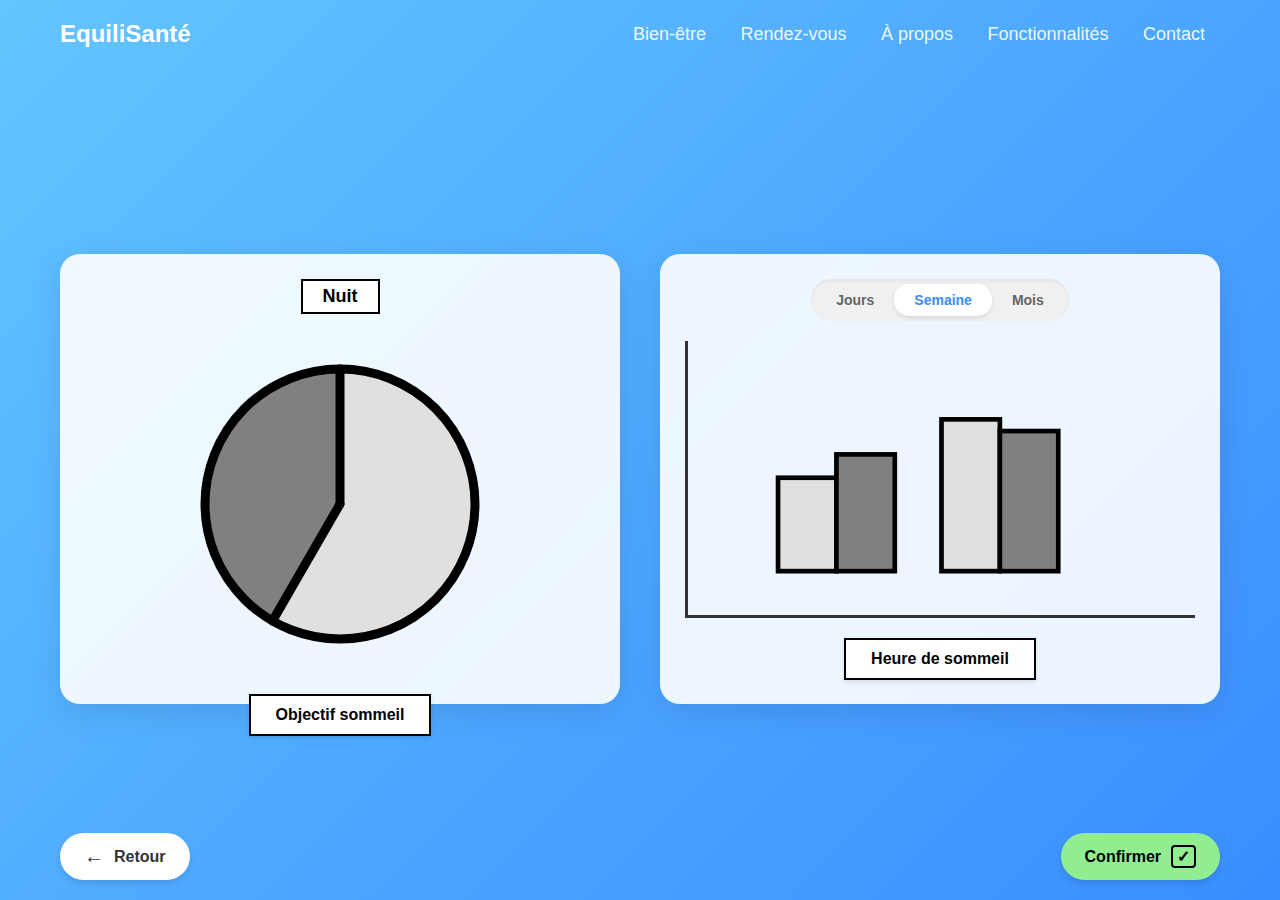
<file: Sommeil.html>
<!DOCTYPE html>
<html lang="fr">
<head>
    <meta charset="UTF-8">
    <meta name="viewport" content="width=device-width, initial-scale=1.0">
    <title>Sommeil - EquiliSanté</title>
    <link rel="stylesheet" href="styles/activite-sportive.css">
</head>
<body>
    <header>
        <a href="index.html" style="text-decoration: none; color: inherit;"><div class="logo">EquiliSanté</div></a>
        <nav>
            <a href="Bien-être.html">Bien-être</a>
            <a href="Prendre-Rendez-vous.html">Rendez-vous</a>
            <a href="index.html#apropos">À propos</a>
            <a href="index.html#fonctionnalites">Fonctionnalités</a>
            <a href="index.html#contact">Contact</a>
        </nav>
    </header>

    <main>
        <!-- Section Gauche : Objectif sommeil -->
        <div class="section">
            <div class="large-card">
                <!-- Label "Nuit" avec cadre noir -->
                <div style="margin-bottom: 20px;">
                    <span style="border: 2px solid black; padding: 5px 20px; font-weight: bold; font-size: 18px; background: white; color: black; display: inline-block;">Nuit</span>
                </div>
                
                <!-- Suppression du cadre autour de la zone du graphique, car c'est la carte qui fait office de cadre -->
                <div class="chart-area" style="border: none; align-items: center; justify-content: center; padding: 20px;">
                    <!-- Graphique Camembert (Pie Chart) -->
                    <svg viewBox="0 0 100 100" preserveAspectRatio="xMidYMid meet" style="width: 100%; height: 100%; max-height: 300px;">
                        <!-- 1. Fond complet (Gris clair pour la partie droite) -->
                        <circle cx="50" cy="50" r="45" fill="#e0e0e0" stroke="none" />
                        
                        <!-- 2. Secteur gauche (Gris foncé) -->
                        <!-- De midi (50,5) à environ 7h (27.5, 89) dans le sens anti-horaire -->
                        <path d="M 50 50 L 50 5 A 45 45 0 0 0 27.5 89 Z" fill="#808080" stroke="none" />
                        
                        <!-- 3. Traits noirs par-dessus pour un rendu net -->
                        <!-- Contour du cercle -->
                        <circle cx="50" cy="50" r="45" fill="none" stroke="#000" stroke-width="3" />
                        <!-- Ligne verticale -->
                        <line x1="50" y1="50" x2="50" y2="5" stroke="#000" stroke-width="3" stroke-linecap="round" />
                        <!-- Ligne diagonale -->
                        <line x1="50" y1="50" x2="27.5" y2="89" stroke="#000" stroke-width="3" stroke-linecap="round" />
                    </svg>
                </div>

                <div class="chart-label" style="border: 2px solid black; color: black; border-radius: 0;">Objectif sommeil</div>
            </div>
            
            <a href="Bien-être.html" class="action-btn back-btn">
                <span style="font-size: 20px;">←</span> Retour
            </a>
        </div>

        <!-- Section Droite : Heure de sommeil -->
        <div class="section">
            <div class="large-card">
                <div class="toggle-container">
                    <button class="toggle-btn">Jours</button>
                    <button class="toggle-btn active">Semaine</button>
                    <button class="toggle-btn">Mois</button>
                </div>

                <div class="chart-area">
                    <!-- Graphique en barres -->
                    <svg viewBox="0 0 200 100" preserveAspectRatio="none" style="width: 100%; height: 100%;">
                        <!-- Barres -->
                        <!-- Barre 1 -->
                        <rect x="30" y="50" width="25" height="40" fill="#e0e0e0" stroke="#000" stroke-width="2" />
                        <!-- Barre 2 -->
                        <rect x="55" y="40" width="25" height="50" fill="#808080" stroke="#000" stroke-width="2" />
                        
                        <!-- Barre 3 -->
                        <rect x="100" y="25" width="25" height="65" fill="#e0e0e0" stroke="#000" stroke-width="2" />
                        <!-- Barre 4 -->
                        <rect x="125" y="30" width="25" height="60" fill="#808080" stroke="#000" stroke-width="2" />
                    </svg>
                </div>

                <div class="chart-label" style="border: 2px solid black; color: black; border-radius: 0;">Heure de sommeil</div>
            </div>

            <a href="Bien-être.html" class="action-btn confirm-btn">
                Confirmer <span style="border: 2px solid black; padding: 0 4px; border-radius: 4px;">✓</span>
            </a>
        </div>
    </main>
</body>
</html>
</file>
<file: styles/main.css>
/* Combined CSS from all separate files */

/* From bien-etre.css */
* {
    box-sizing: border-box;
}
body {
    margin: 0;
    font-family: Arial, Helvetica, sans-serif;
    color: white;
    min-height: 100vh;
    display: flex;
    flex-direction: column;
    background: linear-gradient(135deg, #63c5ff, #3a8dff);
    overflow: hidden;
}

/* En-tête identique à page1/menu */
header {
    display: flex;
    justify-content: space-between;
    align-items: center;
    padding: 20px 60px;
}

.logo {
    font-weight: 700;
    font-size: 22px;
}

.logo-link {
    text-decoration: none;
    color: inherit;
}

nav a {
    margin: 0 12px;
    text-decoration: none;
    color: white;
    font-size: 16px;
    opacity: 0.9;
    transition: opacity 0.2s;
}

nav a:hover, nav a.active {
    opacity: 1;
    text-decoration: underline;
}

.btn-login {
    padding: 8px 20px;
    border-radius: 20px;
    border: none;
    background: #fff;
    color: #3a8dff;
    font-weight: 600;
    cursor: pointer;
}

/* Main Layout */
main {
    flex: 1;
    display: flex;
    position: relative;
    padding: 20px 60px;
    gap: 40px;
}

.left-section, .right-section {
    flex: 1;
    display: flex;
    flex-direction: column;
    justify-content: center;
    align-items: center;
    position: relative;
}

/* Cards Style - Modern & Clean */
.chart-card {
    background: rgba(255, 255, 255, 0.9);
    border-radius: 15px;
    width: 100%;
    max-width: 500px;
    height: 140px;
    margin-bottom: 20px;
    position: relative;
    padding: 15px;
    box-shadow: 0 4px 15px rgba(0,0,0,0.1);
    display: flex;
    flex-direction: column;
    color: #333;
    overflow: hidden;
}

.chart-label-btn {
    background: white;
    border: 2px solid #3a8dff;
    color: #3a8dff;
    padding: 6px 16px;
    font-weight: bold;
    font-size: 14px;
    border-radius: 20px;
    cursor: pointer;
    position: absolute;
    top: 15px;
    left: 15px;
    z-index: 5;
    transition: all 0.2s;
    box-shadow: 0 2px 4px rgba(0,0,0,0.1);
    text-decoration: none;
}

.chart-label-btn:hover {
    background: #3a8dff;
    color: white;
    transform: translateY(-1px);
    box-shadow: 0 4px 8px rgba(0,0,0,0.15);
}

.chart-content {
    flex: 1;
    display: flex;
    align-items: flex-end;
    justify-content: center;
}

/* Charts Styling */
.line-chart {
    width: 100%;
    height: 100%;
}
.line-chart svg {
    width: 100%;
    height: 100%;
}

.bar-chart {
    display: flex;
    align-items: flex-end;
    gap: 15px;
    height: 80%;
    width: 100%;
    justify-content: center;
    border-bottom: 1px solid #eee;
}
.bar {
    width: 40px;
    background: #e0e0e0;
    border-radius: 4px 4px 0 0;
}
.bar.fill {
    background: #3a8dff;
}
.bar.h-30 { height: 30px; }
.bar.h-50 { height: 50px; }
.bar.h-80 { height: 80px; }
.bar.h-60 { height: 60px; }

.pie-chart {
    width: 80px;
    height: 80px;
    border-radius: 50%;
    background: conic-gradient(#3a8dff 0% 35%, #e0e0e0 35% 100%);
}

/* Phone Mockup - Modern */
.phone-mockup {
    background: white;
    border-radius: 30px;
    width: 320px;
    padding: 25px;
    box-shadow: 0 20px 40px rgba(0,0,0,0.2);
    color: #333;
    font-family: -apple-system, BlinkMacSystemFont, "Segoe UI", Roboto, Helvetica, Arial, sans-serif;
    display: flex;
    flex-direction: column;
    gap: 20px;
}

.phone-header {
    display: flex;
    align-items: center;
    color: #3a8dff;
    font-weight: bold;
    font-size: 18px;
}

.summary-card {
    background: linear-gradient(135deg, #63c5ff, #3a8dff);
    border-radius: 20px;
    padding: 20px;
    color: white;
    box-shadow: 0 8px 16px rgba(58, 141, 255, 0.3);
}

.summary-card h3 { margin: 0; font-size: 16px; opacity: 0.9; font-weight: normal; }
.summary-card .big-text { font-size: 32px; font-weight: bold; margin: 5px 0; }
.summary-graph svg { width: 100%; height: 40px; fill: none; stroke: white; stroke-width: 3; stroke-linecap: round; }

.stat-row {
    display: flex;
    align-items: center;
    padding: 12px 0;
    border-bottom: 1px solid #f5f5f5;
}
.stat-icon { 
    width: 30px; 
    font-size: 20px;
    margin-right: 15px; 
}
.stat-info h4 { margin: 0; font-size: 15px; color: #333; }
.stat-info p { margin: 2px 0 0 0; font-size: 12px; color: #999; }
.stat-value { font-size: 20px; font-weight: bold; margin-top: 2px; color: #333; }
.stat-value span {
    font-size: 14px;
    font-weight: normal;
}

.stat-row.no-border {
    border: none;
}

/* Buttons - Modern Style */
.action-btn {
    display: inline-flex;
    align-items: center;
    justify-content: center;
    gap: 10px;
    padding: 12px 24px;
    border-radius: 30px;
    font-weight: bold;
    text-decoration: none;
    transition: transform 0.2s, box-shadow 0.2s;
    border: none;
    cursor: pointer;
    font-size: 16px;
    box-shadow: 0 4px 6px rgba(0,0,0,0.1);
}

.back-btn {
    background: white;
    color: #333;
    position: absolute;
    bottom: 0;
    left: 0;
}

.confirm-btn {
    background: #90ee90;
    color: #000;
    position: absolute;
    bottom: 0;
    right: 0;
}

.action-btn:hover {
    transform: translateY(-2px);
    box-shadow: 0 6px 12px rgba(0,0,0,0.15);
}

.back-arrow {
    margin-right: 10px;
}

.big-text {
    font-size: 32px;
    font-weight: bold;
    margin: 5px 0;
}

.big-text span {
    font-size: 16px;
    font-weight: normal;
}

@media (max-width: 900px) {
    body {
        overflow-y: auto;
    }
    header {
        padding: 15px 20px;
        flex-direction: column;
        align-items: center;
        gap: 15px;
    }
    nav {
        display: flex;
        flex-wrap: wrap;
        justify-content: center;
        gap: 10px;
    }
    nav a {
        margin: 5px;
    }
    main { 
        flex-direction: column; 
        overflow: visible; 
        padding: 20px;
        gap: 40px;
        height: auto;
    }
    .left-section, .right-section {
        display: contents;
    }
    .chart-card {
        order: 1;
    }
    .phone-mockup {
        order: 2;
        margin-bottom: 20px;
    }
    .back-btn { 
        position: static; 
        width: 100%;
        margin-top: 10px;
        margin-bottom: 40px;
        order: 3;
    }
}

/* From activite-sportive.css */
* {
    box-sizing: border-box;
}
body {
    margin: 0;
    font-family: Arial, Helvetica, sans-serif;
    color: white;
    min-height: 100vh;
    display: flex;
    flex-direction: column;
    background: linear-gradient(135deg, #63c5ff, #3a8dff);
    overflow: hidden;
}

header {
    display: flex;
    justify-content: space-between;
    align-items: center;
    padding: 20px 60px;
}

.logo {
    font-weight: bold;
    font-size: 24px;
}

.logo-link {
    text-decoration: none;
    color: inherit;
}

nav a {
    margin: 0 15px;
    text-decoration: none;
    color: white;
    font-size: 18px;
    opacity: 0.9;
    transition: opacity 0.2s;
}

nav a:hover, nav a.active {
    opacity: 1;
    text-decoration: underline;
}

.btn-login {
    padding: 8px 20px;
    border-radius: 20px;
    border: none;
    background: #fff;
    color: #3a8dff;
    font-weight: 600;
    cursor: pointer;
}

main {
    flex: 1;
    display: flex;
    position: relative;
    padding: 20px 60px;
    gap: 40px;
    overflow-y: auto;
}

.section {
    flex: 1;
    display: flex;
    flex-direction: column;
    justify-content: center;
    align-items: center;
    position: relative;
}

.large-card {
    background: rgba(255, 255, 255, 0.9);
    border-radius: 20px;
    width: 100%;
    max-width: 600px;
    height: 450px;
    padding: 25px;
    box-shadow: 0 8px 32px rgba(0,0,0,0.1);
    display: flex;
    flex-direction: column;
    align-items: center;
    color: #333;
    position: relative;
    margin-bottom: 10px;
}

.toggle-container {
    display: flex;
    background: #f0f0f0;
    border-radius: 20px;
    padding: 5px;
    margin-bottom: 20px;
    box-shadow: inset 0 2px 4px rgba(0,0,0,0.05);
}

.toggle-btn {
    padding: 8px 20px;
    border: none;
    background: transparent;
    cursor: pointer;
    border-radius: 15px;
    font-weight: bold;
    color: #666;
    transition: all 0.2s;
    font-size: 14px;
}

.toggle-btn.active {
    background: white;
    color: #3a8dff;
    box-shadow: 0 2px 4px rgba(0,0,0,0.1);
}

.chart-area {
    flex: 1;
    width: 100%;
    display: flex;
    align-items: flex-end;
    justify-content: center;
    padding: 20px;
    border-left: 3px solid #333;
    border-bottom: 3px solid #333;
    margin-bottom: 20px;
    position: relative;
}

.chart-area.pie-mode {
    border: none;
    align-items: center;
    justify-content: center;
    padding: 0;
    margin: 0;
}

.chart-area svg {
    width: 100%;
    height: 100%;
    overflow: hidden;
}

.chart-label {
    background: white;
    border: 2px solid #3a8dff;
    color: #3a8dff;
    padding: 10px 25px;
    font-weight: bold;
    border-radius: 25px;
    box-shadow: 0 2px 4px rgba(0,0,0,0.1);
    font-size: 16px;
}

.chart-label.overlay {
    position: absolute;
    bottom: 20px;
    left: 50%;
    transform: translateX(-50%);
    z-index: 10;
}

.action-btn {
    display: inline-flex;
    align-items: center;
    justify-content: center;
    gap: 10px;
    padding: 12px 24px;
    border-radius: 30px;
    font-weight: bold;
    text-decoration: none;
    transition: transform 0.2s, box-shadow 0.2s;
    border: none;
    cursor: pointer;
    font-size: 16px;
    box-shadow: 0 4px 6px rgba(0,0,0,0.1);
    position: absolute;
    bottom: 0;
}

.back-btn {
    background: white;
    color: #333;
    left: 0;
}

.confirm-btn {
    background: #90ee90;
    color: #000;
    right: 0;
}

.action-btn:hover {
    transform: translateY(-2px);
    box-shadow: 0 6px 12px rgba(0,0,0,0.15);
}

@media (max-width: 900px) {
    body {
        overflow-y: auto;
    }
    main { 
        flex-direction: column; 
        overflow: visible; 
        padding-bottom: 40px;
        gap: 20px;
        height: auto;
    }
    .section {
        display: contents;
    }
    .large-card {
        height: auto;
        min-height: 400px;
        justify-content: flex-start;
        padding: 25px;
        padding-top: 40px; /* Ensure space for top content */
        order: 1;
        margin-bottom: 20px;
    }
    .action-btn { 
        position: static; 
        width: 100%; 
        margin: 10px 0;
    }
    .back-btn {
        order: 2;
    }
    .confirm-btn {
        order: 3;
        margin-bottom: 40px;
    }
    .toggle-container {
        margin-top: 10px; /* Push down slightly */
        width: 100%;
        max-width: 100%;
        justify-content: space-between;
    }
    .toggle-btn {
        padding: 8px 5px;
        font-size: 12px;
        flex: 1;
        text-align: center;
    }
}

.checkmark-icon {
    border: 2px solid black;
    padding: 0 4px;
    border-radius: 4px;
    margin-left: 5px;
    font-weight: bold;
}

.framed-label {
    border: 2px solid #333;
    padding: 5px 15px;
    border-radius: 5px;
    font-weight: bold;
    color: #333;
    display: inline-block;
}

.card-header {
    margin-bottom: 20px;
    text-align: center;
    width: 100%;
}

.absolute-header {
    position: absolute;
    top: 20px;
    width: 100%;
    text-align: center;
    z-index: 10;
}

.top-title {
    color: #3a8dff;
    font-weight: bold;
    font-size: 20px;
}

/* From alimentation.css */
* {
    box-sizing: border-box;
}
body {
    margin: 0;
    font-family: Arial, Helvetica, sans-serif;
    color: white;
    min-height: 100vh;
    display: flex;
    flex-direction: column;
    background: linear-gradient(135deg, #63c5ff, #3a8dff);
    overflow: hidden;
}

header {
    display: flex;
    justify-content: space-between;
    align-items: center;
    padding: 20px 60px;
}

.logo {
    font-weight: bold;
    font-size: 24px;
}

nav a {
    margin: 0 15px;
    text-decoration: none;
    color: white;
    font-size: 18px;
    opacity: 0.9;
    transition: opacity 0.2s;
}

nav a:hover, nav a.active {
    opacity: 1;
    text-decoration: underline;
}

.btn-login {
    padding: 8px 20px;
    border-radius: 20px;
    border: none;
    background: #fff;
    color: #3a8dff;
    font-weight: 600;
    cursor: pointer;
}

main {
    flex: 1;
    display: flex;
    position: relative;
    padding: 20px 60px;
    gap: 40px;
}

.section {
    flex: 1;
    display: flex;
    flex-direction: column;
    justify-content: center;
    align-items: center;
    position: relative;
}

.large-card {
    background: rgba(255, 255, 255, 0.9);
    border-radius: 20px;
    width: 100%;
    max-width: 600px;
    height: 450px;
    padding: 25px;
    box-shadow: 0 8px 32px rgba(0,0,0,0.1);
    display: flex;
    flex-direction: column;
    align-items: center;
    color: #333;
    position: relative;
}

.toggle-container {
    display: flex;
    background: #f0f0f0;
    border-radius: 20px;
    padding: 5px;
    margin-bottom: 20px;
    box-shadow: inset 0 2px 4px rgba(0,0,0,0.05);
}

.toggle-btn {
    padding: 8px 20px;
    border: none;
    background: transparent;
    cursor: pointer;
    border-radius: 15px;
    font-weight: bold;
    color: #666;
    transition: all 0.2s;
    font-size: 14px;
}

.toggle-btn.active {
    background: white;
    color: #3a8dff;
    box-shadow: 0 2px 4px rgba(0,0,0,0.1);
}

.chart-area {
    flex: 1;
    width: 100%;
    display: flex;
    align-items: flex-end;
    justify-content: center;
    padding: 20px;
    border-left: 3px solid #333;
    border-bottom: 3px solid #333;
    margin-bottom: 20px;
    position: relative;
}

/* Specific style for Pie Chart to remove axes and center content */
.chart-area.pie-mode {
    border: none;
    align-items: center;
}

.chart-area.pie-mode svg {
    height: 80%;
    width: auto;
    max-width: 100%;
}

.chart-area svg {
    width: 100%;
    height: 100%;
    overflow: visible;
}

.chart-label {
    background: white;
    border: 2px solid #3a8dff;
    color: #3a8dff;
    padding: 10px 25px;
    font-weight: bold;
    border-radius: 25px;
    box-shadow: 0 2px 4px rgba(0,0,0,0.1);
    font-size: 16px;
}

.action-btn {
    display: inline-flex;
    align-items: center;
    justify-content: center;
    gap: 10px;
    padding: 12px 24px;
    border-radius: 30px;
    font-weight: bold;
    text-decoration: none;
    transition: transform 0.2s, box-shadow 0.2s;
    border: none;
    cursor: pointer;
    font-size: 16px;
    box-shadow: 0 4px 6px rgba(0,0,0,0.1);
    position: absolute;
    bottom: 0;
}

.back-btn {
    background: white;
    color: #333;
    left: 0;
}

.confirm-btn {
    background: #90ee90;
    color: #000;
    right: 0;
}

.action-btn:hover {
    transform: translateY(-2px);
    box-shadow: 0 6px 12px rgba(0,0,0,0.15);
}

@media (max-width: 900px) {
    main { 
        flex-direction: column; 
        overflow-y: auto; 
        padding-bottom: 80px;
        gap: 60px;
    }
    .action-btn { 
        position: static; 
        width: 100%; 
        margin-top: 20px; 
    }
    .section {
        width: 100%;
    }
}

/* From sommeil.css */
/* Styles spécifiques à la page Sommeil */

.sommeil-card {
    margin-bottom: 10px;
    position: relative;
}

.sommeil-label-container {
    position: absolute;
    top: 20px;
    width: 100%;
    text-align: center;
    z-index: 10;
}

.sommeil-label-text {
    color: #3a8dff;
    font-weight: bold;
    font-size: 20px;
}

.sommeil-chart-area {
    border: none !important;
    align-items: center;
    justify-content: center;
    padding: 0 !important;
    margin: 0 !important;
    width: 100%;
    height: 100%;
}

.sommeil-svg {
    width: 100%;
    height: 100%;
}

.sommeil-chart-label {
    position: absolute;
    bottom: 20px;
    left: 50%;
    transform: translateX(-50%);
    z-index: 10;
}

.arrow-icon {
    font-size: 20px;
}

.sommeil-card-margin {
    margin-bottom: 10px;
}

.checkmark-style {
    border: 2px solid black;
    padding: 0 4px;
    border-radius: 4px;
}

/* From prendre-rendez-vous.css */
body {
    font-family: Arial, sans-serif;
    margin: 0;
    padding: 0;
    display: flex;
    flex-direction: column;
    justify-content: flex-start;
    align-items: stretch;
    min-height: 100vh;
    background: linear-gradient(135deg, #63c5ff, #3a8dff);
    color: #fff;
}

/* --- HEADER from page1 --- */
header {
    display: flex;
    justify-content: space-between;
    align-items: center;
    padding: 20px 60px;
}
.logo {
    font-weight: 700;
    font-size: 22px;
}
nav a {
    margin: 0 12px;
    text-decoration: none;
    color: #fff;
    font-size: 16px;
}
nav a:hover {
    text-decoration: underline;
}
.btn-login {
    padding: 8px 20px;
    border-radius: 20px;
    border: none;
    background: #fff;
    color: #3a8dff;
    font-weight: 600;
    cursor: pointer;
}

.main-container {
    display: flex;
    flex-direction: row;
    width: 100%;
    max-width: 1200px;
    gap: 0;
    margin: 20px auto;
    background-color: #bde0fe;
    border-radius: 10px;
    padding: 20px;
    color: #000;
    box-shadow: 0 4px 15px rgba(0,0,0,0.2);
}

/* Left Column Styles */
.left-panel {
    flex: 1;
    border: none;
    padding: 40px;
    display: flex;
    flex-direction: column;
    justify-content: center;
    gap: 30px;
    border-radius: 0;
    margin-right: 40px;
    position: relative;
}

.vertical-separator {
    width: 1px;
    background-color: #ccc;
    margin-right: 40px;
}

.action-btn {
    background-color: #63c5ff;
    border: 1px solid #000;
    padding: 25px 20px;
    font-size: 18px;
    cursor: pointer;
    text-align: center;
    border-radius: 5px;
    transition: background-color 0.2s;
    width: 100%;
    color: #000;
    font-weight: 500;
    display: flex;
    justify-content: space-between;
    align-items: center;
}

.action-btn::after {
    content: '▼';
    font-size: 12px;
    margin-left: 10px;
}

.action-btn:hover {
    background-color: #d0d0d0;
}

/* Right Column Styles */
.right-panel {
    flex: 1;
    padding-top: 20px;
}

.date-selector {
    display: flex;
    gap: 10px;
    margin-bottom: 20px;
    justify-content: flex-end;
    align-items: center;
}

.date-input {
    padding: 8px;
    border: 1px solid #000;
    font-size: 16px;
    text-align: center;
    width: 250px;
    text-align-last: center;
    cursor: pointer;
}

.calendar-icon {
    font-size: 28px;
    cursor: pointer;
}

.calendar-header {
    display: flex;
    justify-content: space-between;
    align-items: center;
    border: 1px solid #000;
    padding: 10px;
    font-weight: bold;
    margin-bottom: 0;
    background-color: #fff;
}

.calendar-grid {
    display: grid;
    grid-template-columns: repeat(7, 1fr);
    border-left: 1px solid #000;
    border-bottom: 1px solid #000;
}

.calendar-cell {
    border-right: 1px solid #000;
    border-top: 1px solid #000;
    padding: 10px;
    min-height: 80px; /* Taller cells */
    position: relative;
    background-color: #fff;
}

.day-name {
    text-align: center;
    font-weight: normal;
    padding: 10px;
    border-right: 1px solid #000;
    border-top: 1px solid #000;
    background-color: white;
}

.date-number {
    font-size: 16px;
    display: inline-block;
    width: 24px;
    height: 24px;
    line-height: 24px;
    text-align: center;
}

.selected-date {
    background-color: #a0cfff;
    border-radius: 50%;
    color: #000;
}

/* Modal Styles */
.modal {
    display: none; 
    position: absolute; /* Position inside left-panel */
    z-index: 10; 
    left: 0;
    top: 0;
    width: 100%; 
    height: 100%; 
    background-color: #fff; /* White background to cover buttons */
    padding: 20px; /* Match panel padding roughly or fit inside */
    box-sizing: border-box;
}

.modal-fieldset {
    height: 100%;
    border: 1px solid #000;
    padding: 20px;
    box-sizing: border-box;
    display: flex;
    flex-direction: column;
    justify-content: space-between;
    margin: 0;
}

.modal-legend {
    padding: 0 10px;
    font-size: 18px;
    font-weight: 500;
}

#modal-text {
    height: 100%;
    overflow-y: auto;
}

.modal-content {
    /* Reset previous modal styles */
    background-color: transparent;
    margin: 0;
    padding: 0;
    border: none;
    width: 100%;
    max-width: none;
    height: 100%;
    box-shadow: none;
    display: flex;
    flex-direction: column;
    justify-content: space-between;
}

.close {
    display: none; /* Hide the X button as per screenshot style */
}

.modal-footer {
    display: flex;
    justify-content: flex-end;
    margin-top: 20px;
}

.confirm-btn {
    display: inline-flex;
    align-items: center;
    justify-content: center;
    gap: 10px;
    padding: 12px 24px;
    border-radius: 30px;
    font-weight: bold;
    text-decoration: none;
    transition: transform 0.2s, box-shadow 0.2s;
    border: none;
    cursor: pointer;
    font-size: 16px;
    box-shadow: 0 4px 6px rgba(0,0,0,0.1);
    background-color: #90ee90; /* Light green */
    color: #000; 
}

.confirm-btn:hover {
    transform: translateY(-2px);
    box-shadow: 0 6px 12px rgba(0,0,0,0.15);
    background-color: #76c776; /* Slightly darker green on hover */
}

.confirm-container {
    display: flex;
    justify-content: flex-end;
    margin-top: 20px;
}

/* Doctor Selection Styles */
.filter-container {
    display: flex;
    justify-content: flex-end;
    margin-bottom: 15px;
}

.doctor-select {
    padding: 5px;
    border: 1px solid #000;
    border-radius: 3px;
    min-width: 150px;
}

.doctor-list {
    border: 1px solid #000;
    padding: 10px;
    height: 350px; /* Adjust based on panel height */
    overflow-y: auto;
    background-color: #fff;
}

.doctor-card {
    border: 1px solid #000;
    padding: 15px;
    margin-bottom: 10px;
    border-radius: 5px;
    cursor: pointer;
    background-color: #fff;
    display: flex;
    justify-content: space-between;
    align-items: center;
}

.doctor-card:hover {
    background-color: #f9f9f9;
}

.doctor-card.selected {
    background-color: #e6f3ff;
    border: 2px solid #0056b3;
}

/* From index.css */
/* --- STYLE GLOBAL --- */
* { box-sizing: border-box; }
body {
  margin: 0;
  font-family: Arial, sans-serif;
  color: #fff;
  min-height: 100vh;
  background: linear-gradient(135deg, #63c5ff, #3a8dff);
  display: flex;
  flex-direction: column;
}

/* --- HEADER --- */
header {
  display: flex;
  justify-content: space-between;
  align-items: center;
  padding: 20px 60px;
}
.logo {
  font-weight: 700;
  font-size: 22px;
}
nav a {
  margin: 0 12px;
  text-decoration: none;
  color: #fff;
  font-size: 16px;
}
nav a:hover {
  text-decoration: underline;
}
.btn-login {
  padding: 8px 20px;
  border-radius: 20px;
  border: none;
  background: #fff;
  color: #3a8dff;
  font-weight: 600;
  cursor: pointer;
}

/* --- SECTIONS --- */
main {
  flex: 1;
  padding: 40px 60px;
}
.section {
  display: none;
}
.section.active {
  display: flex;
}

/* section d'accueil (hero) */
#home {
  align-items: center;
  justify-content: space-between;
  gap: 40px;
}
.hero-text {
  max-width: 520px;
}
.hero-text h2 {
  font-size: 16px;
  letter-spacing: 2px;
}
.hero-text h1 {
  font-size: 42px;
  margin: 10px 0 20px;
}
.hero-text p {
  font-size: 15px;
  line-height: 1.6;
}
.hero-image {
  width: 420px;
  height: 260px;
  border-radius: 20px;
  border: 1px solid rgba(255,255,255,0.4);
  background: rgba(255,255,255,0.08);
  display: flex;
  align-items: center;
  justify-content: center;
  font-size: 14px;
}

.action-buttons-container {
    display: flex;
    flex-direction: column;
    gap: 15px;
    margin-top: 30px;
}

.action-button {
    background: white;
    color: #3a8dff;
    padding: 15px 25px;
    border-radius: 10px;
    text-decoration: none;
    font-weight: bold;
    text-align: center;
    display: block;
    width: fit-content;
    box-shadow: 0 4px 6px rgba(0,0,0,0.1);
}

/* autres sections */
.section-simple {
  flex-direction: column;
  max-width: 700px;
}
.section-simple h2 {
  margin-bottom: 10px;
}
.section-simple p {
  line-height: 1.5;
}

footer {
  text-align: center;
  padding: 10px;
  font-size: 12px;
  opacity: 0.8;
}

/* Poster Card Styles from menu.html */
.poster-card {
    background: rgba(255, 255, 255, 0.2);
    backdrop-filter: blur(10px);
    border: 1px solid rgba(255, 255, 255, 0.3);
    border-radius: 20px;
    padding: 30px;
    text-align: center;
    max-width: 450px;
    width: 100%;
    color: white;
    box-shadow: 0 8px 32px 0 rgba(31, 38, 135, 0.1);
}

.poster-title {
    font-size: 28px;
    font-weight: 900;
    margin-bottom: 20px;
    text-transform: uppercase;
    text-shadow: 0 2px 4px rgba(0,0,0,0.1);
}

.poster-image {
    max-width: 100%;
    height: auto;
    border-radius: 10px;
    margin-bottom: 20px;
    filter: drop-shadow(0 4px 6px rgba(0,0,0,0.1));
}

.poster-action-btn {
    background-color: #2a9d8f;
    color: white;
    padding: 15px 0;
    width: 100%;
    border: none;
    font-size: 20px;
    font-weight: 800;
    text-transform: uppercase;
    border-radius: 10px;
    cursor: pointer;
    box-shadow: 0 4px 6px rgba(0,0,0,0.1);
    transition: background-color 0.2s;
}

.poster-action-btn:hover {
    background-color: #21867a;
}

.section-auth {
flex-direction: column;
align-items: center;
justify-content: center;
}

.section-auth h2 {
margin-bottom: 20px;
}

.auth-form {
background: rgba(255,255,255,0.15);
padding: 25px 30px;
border-radius: 16px;
display: flex;
flex-direction: column;
gap: 12px;
min-width: 260px;
max-width: 320px;
}

.auth-form label {
font-size: 14px;
}

.auth-form input {
padding: 8px 10px;
border-radius: 6px;
border: none;
outline: none;
}

.btn-login-main {
margin-top: 10px;
padding: 10px 16px;
border-radius: 20px;
border: none;
background: #fff;
color: #3a8dff;
font-weight: 600;
cursor: pointer;
}

.auth-help {
font-size: 12px;
text-align: center;
}

.auth-help a {
color: #fff;
}

.logo-link {
    text-decoration: none;
    color: inherit;
}

/* From desktop.css is empty */

/* From mobile.css */
@media (max-width: 600px) {
    .calendar-cell {
        padding: 5px;
        min-height: 60px;
    }
    .date-number {
        font-size: 12px;
        width: 20px;
        height: 20px;
        line-height: 20px;
    }
    .day-name {
        font-size: 12px;
        padding: 5px;
    }
}
</file>
<file: styles/activite-sportive.css>
* {
    box-sizing: border-box;
}
body {
    margin: 0;
    font-family: Arial, Helvetica, sans-serif;
    color: white;
    min-height: 100vh;
    display: flex;
    flex-direction: column;
    background: linear-gradient(135deg, #63c5ff, #3a8dff);
    overflow: hidden;
}

header {
    display: flex;
    justify-content: space-between;
    align-items: center;
    padding: 20px 60px;
}

.logo {
    font-weight: bold;
    font-size: 24px;
}

.logo-link {
    text-decoration: none;
    color: inherit;
}

nav a {
    margin: 0 15px;
    text-decoration: none;
    color: white;
    font-size: 18px;
    opacity: 0.9;
    transition: opacity 0.2s;
}

nav a:hover, nav a.active {
    opacity: 1;
    text-decoration: underline;
}

.btn-login {
    padding: 8px 20px;
    border-radius: 20px;
    border: none;
    background: #fff;
    color: #3a8dff;
    font-weight: 600;
    cursor: pointer;
}

main {
    flex: 1;
    display: flex;
    position: relative;
    padding: 20px 60px;
    gap: 40px;
    overflow-y: auto;
}

.section {
    flex: 1;
    display: flex;
    flex-direction: column;
    justify-content: center;
    align-items: center;
    position: relative;
}

.large-card {
    background: rgba(255, 255, 255, 0.9);
    border-radius: 20px;
    width: 100%;
    max-width: 600px;
    height: 450px;
    padding: 25px;
    box-shadow: 0 8px 32px rgba(0,0,0,0.1);
    display: flex;
    flex-direction: column;
    align-items: center;
    color: #333;
    position: relative;
    margin-bottom: 10px;
}

.toggle-container {
    display: flex;
    background: #f0f0f0;
    border-radius: 20px;
    padding: 5px;
    margin-bottom: 20px;
    box-shadow: inset 0 2px 4px rgba(0,0,0,0.05);
}

.toggle-btn {
    padding: 8px 20px;
    border: none;
    background: transparent;
    cursor: pointer;
    border-radius: 15px;
    font-weight: bold;
    color: #666;
    transition: all 0.2s;
    font-size: 14px;
}

.toggle-btn.active {
    background: white;
    color: #3a8dff;
    box-shadow: 0 2px 4px rgba(0,0,0,0.1);
}

.chart-area {
    flex: 1;
    width: 100%;
    display: flex;
    align-items: flex-end;
    justify-content: center;
    padding: 20px;
    border-left: 3px solid #333;
    border-bottom: 3px solid #333;
    margin-bottom: 20px;
    position: relative;
}

.chart-area.pie-mode {
    border: none;
    align-items: center;
    justify-content: center;
    padding: 0;
    margin: 0;
}

.chart-area svg {
    width: 100%;
    height: 100%;
    overflow: hidden;
}

.chart-label {
    background: white;
    border: 2px solid #3a8dff;
    color: #3a8dff;
    padding: 10px 25px;
    font-weight: bold;
    border-radius: 25px;
    box-shadow: 0 2px 4px rgba(0,0,0,0.1);
    font-size: 16px;
}

.chart-label.overlay {
    position: absolute;
    bottom: 20px;
    left: 50%;
    transform: translateX(-50%);
    z-index: 10;
}

.action-btn {
    display: inline-flex;
    align-items: center;
    justify-content: center;
    gap: 10px;
    padding: 12px 24px;
    border-radius: 30px;
    font-weight: bold;
    text-decoration: none;
    transition: transform 0.2s, box-shadow 0.2s;
    border: none;
    cursor: pointer;
    font-size: 16px;
    box-shadow: 0 4px 6px rgba(0,0,0,0.1);
    position: absolute;
    bottom: 0;
}

.back-btn {
    background: white;
    color: #333;
    left: 0;
}

.confirm-btn {
    background: #90ee90;
    color: #000;
    right: 0;
}

.action-btn:hover {
    transform: translateY(-2px);
    box-shadow: 0 6px 12px rgba(0,0,0,0.15);
}

@media (max-width: 900px) {
    body {
        overflow-y: auto;
    }
    main { 
        flex-direction: column; 
        overflow: visible; 
        padding-bottom: 40px;
        gap: 20px;
        height: auto;
    }
    .section {
        display: contents;
    }
    .large-card {
        height: auto;
        min-height: 400px;
        justify-content: flex-start;
        padding: 25px;
        padding-top: 40px; /* Ensure space for top content */
        order: 1;
        margin-bottom: 20px;
    }
    .action-btn { 
        position: static; 
        width: 100%; 
        margin: 10px 0;
    }
    .back-btn {
        order: 2;
    }
    .confirm-btn {
        order: 3;
        margin-bottom: 40px;
    }
    .toggle-container {
        margin-top: 10px; /* Push down slightly */
        width: 100%;
        max-width: 100%;
        justify-content: space-between;
    }
    .toggle-btn {
        padding: 8px 5px;
        font-size: 12px;
        flex: 1;
        text-align: center;
    }
}

.checkmark-icon {
    border: 2px solid black;
    padding: 0 4px;
    border-radius: 4px;
    margin-left: 5px;
    font-weight: bold;
}

.framed-label {
    border: 2px solid #333;
    padding: 5px 15px;
    border-radius: 5px;
    font-weight: bold;
    color: #333;
    display: inline-block;
}

.card-header {
    margin-bottom: 20px;
    text-align: center;
    width: 100%;
}

.absolute-header {
    position: absolute;
    top: 20px;
    width: 100%;
    text-align: center;
    z-index: 10;
}

.top-title {
    color: #3a8dff;
    font-weight: bold;
    font-size: 20px;
}
</file>
<file: styles/prendre-rendez-vous.css>
body {
    font-family: Arial, sans-serif;
    margin: 0;
    padding: 0;
    display: flex;
    flex-direction: column;
    justify-content: flex-start;
    align-items: stretch;
    min-height: 100vh;
    background: linear-gradient(135deg, #63c5ff, #3a8dff);
    color: #fff;
}

/* --- HEADER from page1 --- */
header {
    display: flex;
    justify-content: space-between;
    align-items: center;
    padding: 20px 60px;
}
.logo {
    font-weight: 700;
    font-size: 22px;
}
nav a {
    margin: 0 12px;
    text-decoration: none;
    color: #fff;
    font-size: 16px;
}
nav a:hover {
    text-decoration: underline;
}
.btn-login {
    padding: 8px 20px;
    border-radius: 20px;
    border: none;
    background: #fff;
    color: #3a8dff;
    font-weight: 600;
    cursor: pointer;
}

.main-container {
    display: flex;
    flex-direction: row;
    width: 100%;
    max-width: 1200px;
    gap: 0;
    margin: 20px auto;
    background-color: #bde0fe;
    border-radius: 10px;
    padding: 20px;
    color: #000;
    box-shadow: 0 4px 15px rgba(0,0,0,0.2);
}

/* Left Column Styles */
.left-panel {
    flex: 1;
    border: none;
    padding: 40px;
    display: flex;
    flex-direction: column;
    justify-content: center;
    gap: 30px;
    border-radius: 0;
    margin-right: 40px;
    position: relative;
}

.vertical-separator {
    width: 1px;
    background-color: #ccc;
    margin-right: 40px;
}

.action-btn {
    background-color: #63c5ff;
    border: 1px solid #000;
    padding: 25px 20px;
    font-size: 18px;
    cursor: pointer;
    text-align: center;
    border-radius: 5px;
    transition: background-color 0.2s;
    width: 100%;
    color: #000;
    font-weight: 500;
    display: flex;
    justify-content: space-between;
    align-items: center;
}

.action-btn::after {
    content: '▼';
    font-size: 12px;
    margin-left: 10px;
}

.action-btn:hover {
    background-color: #d0d0d0;
}

/* Right Column Styles */
.right-panel {
    flex: 1;
    padding-top: 20px;
}

.date-selector {
    display: flex;
    gap: 10px;
    margin-bottom: 20px;
    justify-content: flex-end;
    align-items: center;
}

.date-input {
    padding: 8px;
    border: 1px solid #000;
    font-size: 16px;
    text-align: center;
    width: 250px;
    text-align-last: center;
    cursor: pointer;
}

.calendar-icon {
    font-size: 28px;
    cursor: pointer;
}

.calendar-header {
    display: flex;
    justify-content: space-between;
    align-items: center;
    border: 1px solid #000;
    padding: 10px;
    font-weight: bold;
    margin-bottom: 0;
    background-color: #fff;
}

.calendar-grid {
    display: grid;
    grid-template-columns: repeat(7, 1fr);
    border-left: 1px solid #000;
    border-bottom: 1px solid #000;
}

.calendar-cell {
    border-right: 1px solid #000;
    border-top: 1px solid #000;
    padding: 10px;
    min-height: 80px; /* Taller cells */
    position: relative;
    background-color: #fff;
}

.day-name {
    text-align: center;
    font-weight: normal;
    padding: 10px;
    border-right: 1px solid #000;
    border-top: 1px solid #000;
    background-color: white;
}

.date-number {
    font-size: 16px;
    display: inline-block;
    width: 24px;
    height: 24px;
    line-height: 24px;
    text-align: center;
}

.selected-date {
    background-color: #a0cfff;
    border-radius: 50%;
    color: #000;
}

/* Modal Styles */
.modal {
    display: none; 
    position: absolute; /* Position inside left-panel */
    z-index: 10; 
    left: 0;
    top: 0;
    width: 100%; 
    height: 100%; 
    background-color: #fff; /* White background to cover buttons */
    padding: 20px; /* Match panel padding roughly or fit inside */
    box-sizing: border-box;
}

.modal-fieldset {
    height: 100%;
    border: 1px solid #000;
    padding: 20px;
    box-sizing: border-box;
    display: flex;
    flex-direction: column;
    justify-content: space-between;
    margin: 0;
}

.modal-legend {
    padding: 0 10px;
    font-size: 18px;
    font-weight: 500;
}

#modal-text {
    height: 100%;
    overflow-y: auto;
}

.modal-content {
    /* Reset previous modal styles */
    background-color: transparent;
    margin: 0;
    padding: 0;
    border: none;
    width: 100%;
    max-width: none;
    height: 100%;
    box-shadow: none;
    display: flex;
    flex-direction: column;
    justify-content: space-between;
}

.close {
    display: none; /* Hide the X button as per screenshot style */
}

.modal-footer {
    display: flex;
    justify-content: flex-end;
    margin-top: 20px;
}

.confirm-btn {
    display: inline-flex;
    align-items: center;
    justify-content: center;
    gap: 10px;
    padding: 12px 24px;
    border-radius: 30px;
    font-weight: bold;
    text-decoration: none;
    transition: transform 0.2s, box-shadow 0.2s;
    border: none;
    cursor: pointer;
    font-size: 16px;
    box-shadow: 0 4px 6px rgba(0,0,0,0.1);
    background-color: #90ee90; /* Light green */
    color: #000; 
}

.confirm-btn:hover {
    transform: translateY(-2px);
    box-shadow: 0 6px 12px rgba(0,0,0,0.15);
    background-color: #76c776; /* Slightly darker green on hover */
}

.confirm-container {
    display: flex;
    justify-content: flex-end;
    margin-top: 20px;
}

/* Doctor Selection Styles */
.filter-container {
    display: flex;
    justify-content: flex-end;
    margin-bottom: 15px;
}

.doctor-select {
    padding: 5px;
    border: 1px solid #000;
    border-radius: 3px;
    min-width: 150px;
}

.doctor-list {
    border: 1px solid #000;
    padding: 10px;
    height: 350px; /* Adjust based on panel height */
    overflow-y: auto;
    background-color: #fff;
}

.doctor-card {
    border: 1px solid #000;
    padding: 15px;
    margin-bottom: 10px;
    border-radius: 5px;
    cursor: pointer;
    background-color: #fff;
    display: flex;
    justify-content: space-between;
    align-items: center;
}

.doctor-card:hover {
    background-color: #f9f9f9;
}

.doctor-card.selected {
    background-color: #e6f3ff;
    border: 2px solid #0056b3;
}

/* Info RDV Styles */
.info-rdv-content {
    font-size: 16px;
    line-height: 1.6;
    color: #000;
}

.info-rdv-title {
    text-decoration: underline;
    font-weight: bold;
    font-size: 20px;
    margin-bottom: 20px;
    display: block;
}

/* History / Carnet de Santé Styles */
.history-container {
    height: 100%;
    display: flex;
    flex-direction: column;
}

.history-header {
    display: flex;
    justify-content: flex-end;
    margin-bottom: 10px;
}

.history-label {
    background-color: #fff;
    border: 2px solid #000;
    padding: 5px 10px;
    font-weight: bold;
    font-size: 16px;
}

.history-list {
    flex: 1;
    overflow-y: auto;
    padding-right: 5px;
}

.history-item {
    border: 2px solid #000;
    margin-bottom: 15px;
    padding: 10px;
    border-radius: 5px;
}

.history-item legend {
    padding: 0 5px;
    font-weight: bold;
    margin-left: 0; 
    background-color: #fff; /* Ensure text is readable over border if it overlaps */
}

.history-details {
    font-size: 16px;
    line-height: 1.4;
}

.history-link {
    color: #0056b3;
    text-decoration: underline;
    display: inline-block;
    margin-top: 5px;
    cursor: pointer;
}

/* Logo Link Style */
.logo-link {
    text-decoration: none;
    color: inherit;
}

/* Utility Classes */
.cursor-pointer {
    cursor: pointer;
}

.hidden {
    display: none;
}

.empty-message {
    text-align: center;
    color: #666;
    margin-top: 50px;
}

.doc-type-info {
    color: #555;
    font-style: italic;
}

.doc-category-display {
    font-style: italic;
    color: #555;
}

/* --- RESPONSIVE --- */
@media (max-width: 768px) {
    header {
        flex-direction: column;
        padding: 15px 20px;
        gap: 15px;
    }
    
    nav {
        display: flex;
        flex-wrap: wrap;
        justify-content: center;
        gap: 10px;
    }
    
    nav a {
        margin: 5px;
    }

    .main-container {
        flex-direction: column;
        padding: 10px;
        margin: 10px;
        width: auto;
        position: relative;
        padding-bottom: 80px;
    }

    .left-panel {
        margin-right: 0;
        padding: 20px;
        border-bottom: none;
        border-top: 1px solid #ccc;
    }

    .vertical-separator {
        display: none;
    }

    .right-panel {
        padding-top: 20px;
        padding-bottom: 20px;
        order: -1;
    }

    .confirm-container {
        position: absolute;
        bottom: 20px;
        left: 20px;
        right: 20px;
        justify-content: center;
    }

    .confirm-btn {
        width: 100%;
    }

    .date-selector {
        flex-direction: row;
        flex-wrap: wrap;
        align-items: center;
        gap: 10px;
    }
    
    #time-input {
        width: 100%;
        order: 1;
    }

    #date-input {
        flex: 1;
        width: auto;
        order: 2;
    }

    .calendar-icon {
        order: 3;
    }
    
    .calendar-cell {
        min-height: 50px;
        padding: 5px;
    }
    
    .day-name {
        font-size: 12px;
        padding: 5px;
    }
}
</file>
